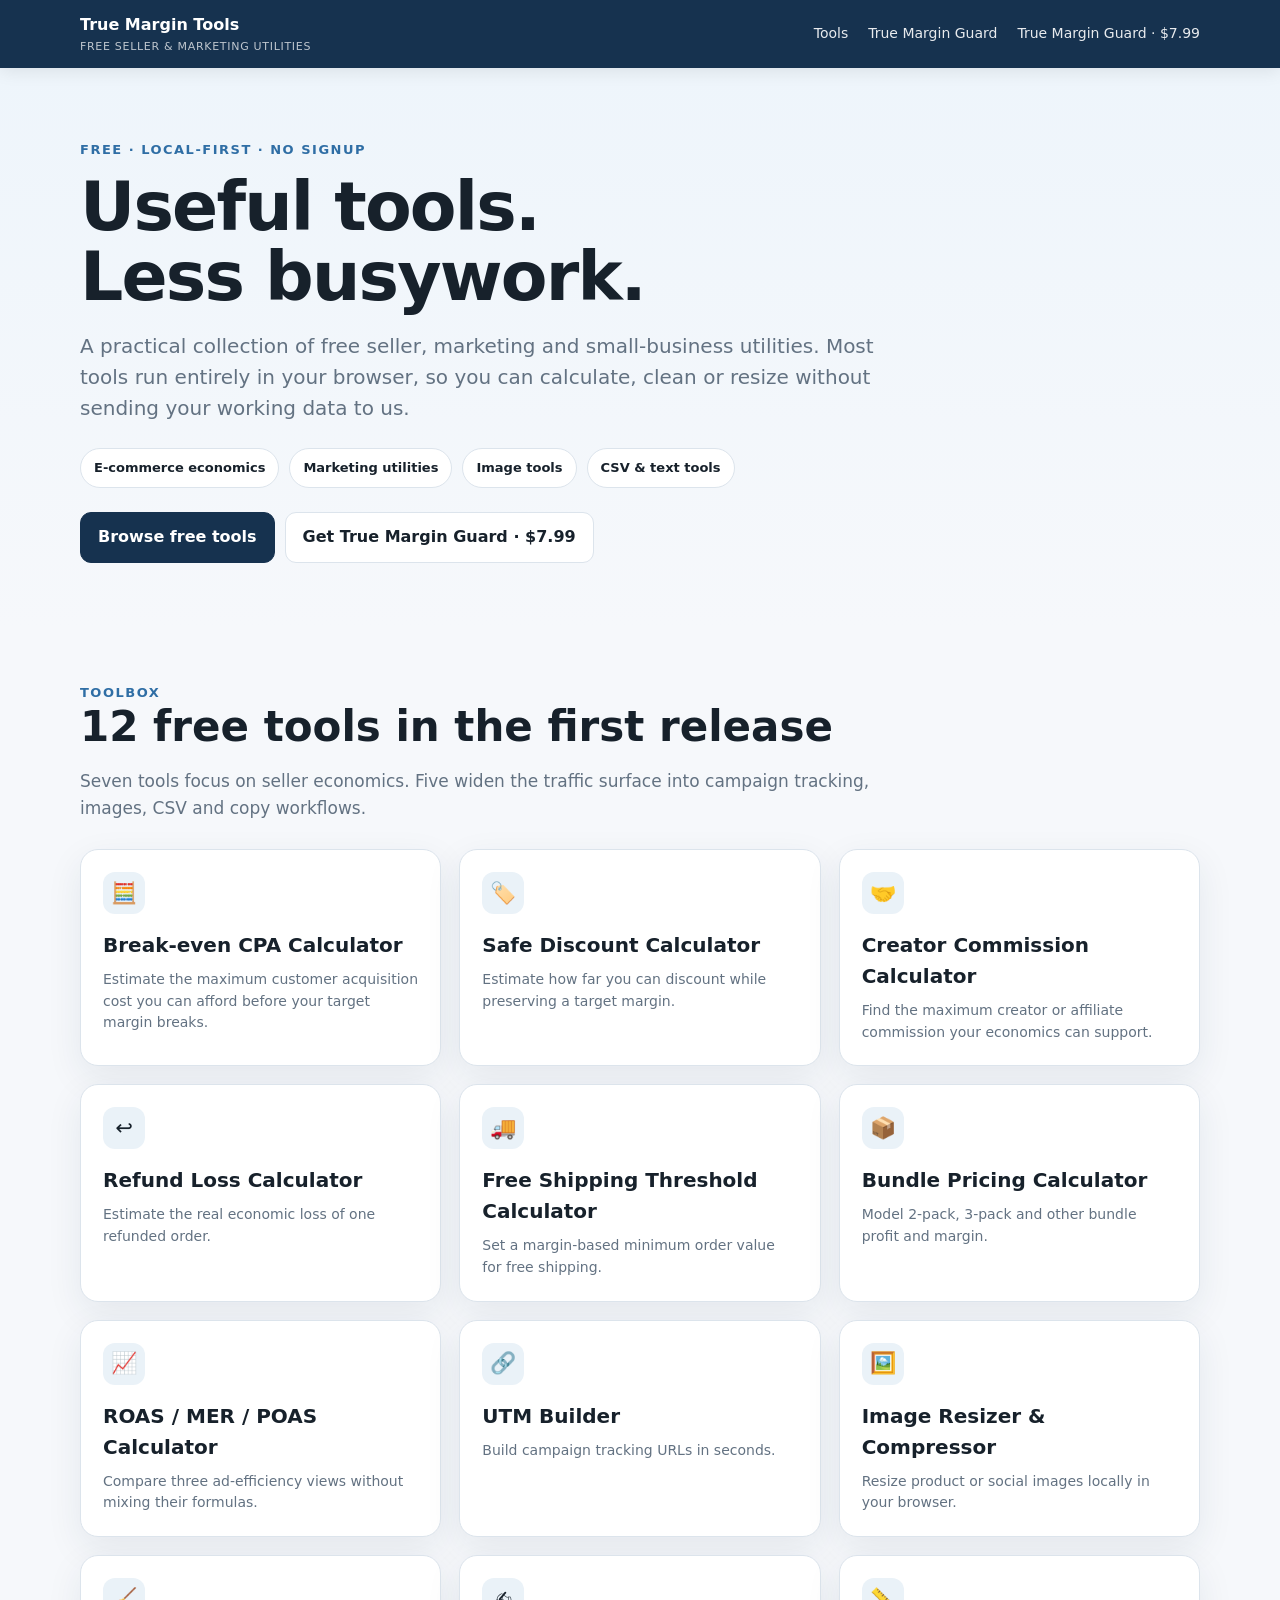
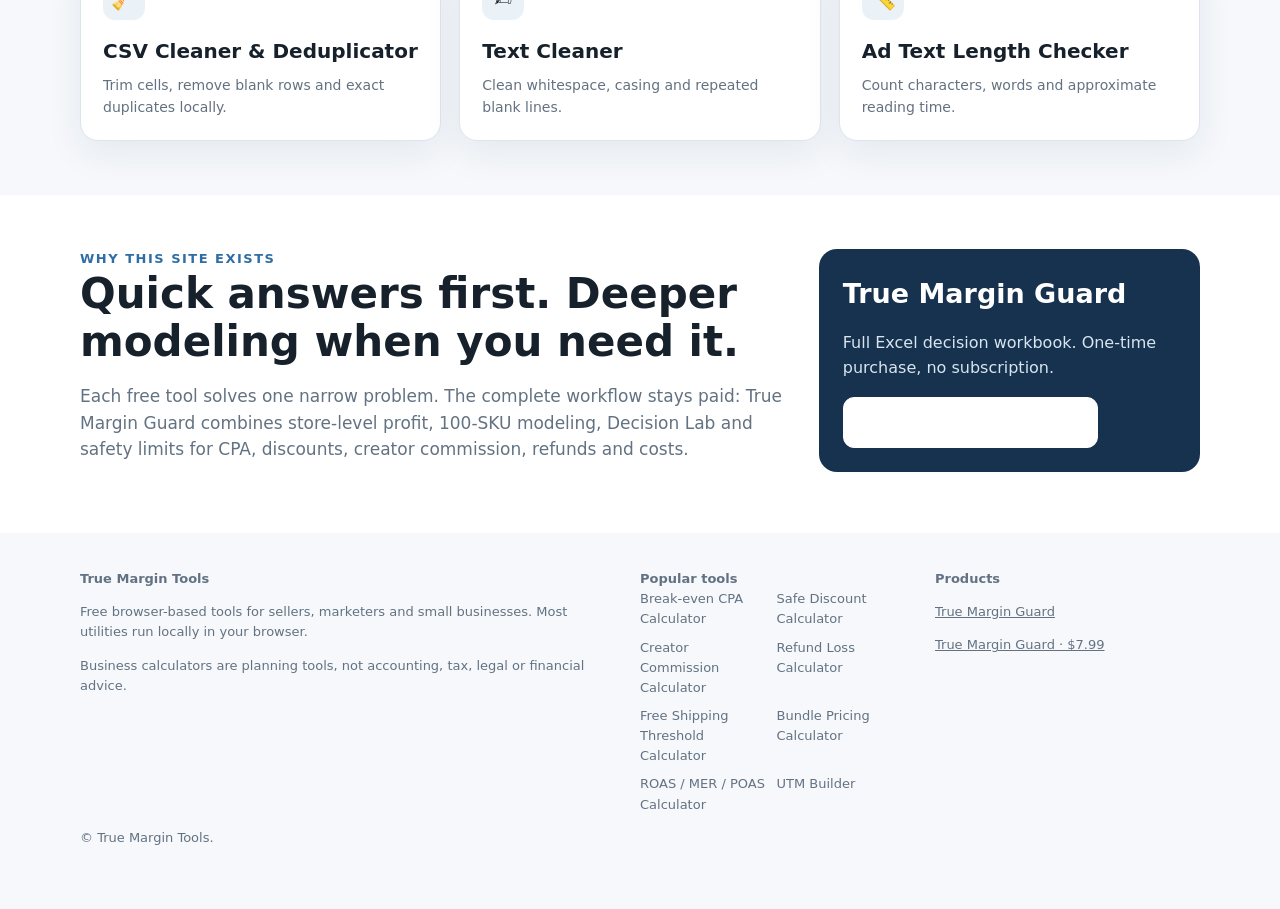
<file: index.html>
<!doctype html><html lang="en"><head><meta charset="utf-8"><meta name="viewport" content="width=device-width,initial-scale=1">
<title>True Margin Tools — Free Seller, Marketing & Utility Tools</title>
<meta name="description" content="Free browser-based calculators and utilities for ecommerce sellers, marketers and small businesses. Profit, CPA, discounts, UTM links, images, CSV and more.">
<meta name="robots" content="index,follow"><link rel="canonical" href="https://qq898083968-debug.github.io/true-margin-tools/">
<link rel="stylesheet" href="assets/style.css"></head><body>
<header><div class="wrap"><nav>
<a class="brand" href="index.html">True Margin Tools<small>FREE SELLER & MARKETING UTILITIES</small></a>
<div class="navlinks"><a href="index.html#tools">Tools</a><a href="https://payhip.com/b/jJUIN">True Margin Guard</a><a href="https://payhip.com/b/jJUIN">True Margin Guard · $7.99</a></div>
</nav></div></header>
<main><section class="hero"><div class="wrap"><div class="eyebrow">Free · Local-first · No signup</div>
<h1>Useful tools.<br>Less busywork.</h1>
<p class="lead">A practical collection of free seller, marketing and small-business utilities. Most tools run entirely in your browser, so you can calculate, clean or resize without sending your working data to us.</p>
<div class="badges"><span class="badge">E-commerce economics</span><span class="badge">Marketing utilities</span><span class="badge">Image tools</span><span class="badge">CSV & text tools</span></div>
<div class="btnrow"><a class="btn primary" href="#tools">Browse free tools</a><a class="btn" href="https://payhip.com/b/jJUIN">Get True Margin Guard · $7.99</a></div></div></section>
<section id="tools" class="section"><div class="wrap"><div class="eyebrow">Toolbox</div><h2>12 free tools in the first release</h2>
<p class="lead" style="font-size:17px">Seven tools focus on seller economics. Five widen the traffic surface into campaign tracking, images, CSV and copy workflows.</p>
<div class="grid" style="margin-top:28px"><a class="card" href="tools/break-even-cpa/"><div class="icon">🧮</div><h3>Break-even CPA Calculator</h3><p>Estimate the maximum customer acquisition cost you can afford before your target margin breaks.</p></a><a class="card" href="tools/safe-discount/"><div class="icon">🏷️</div><h3>Safe Discount Calculator</h3><p>Estimate how far you can discount while preserving a target margin.</p></a><a class="card" href="tools/creator-commission/"><div class="icon">🤝</div><h3>Creator Commission Calculator</h3><p>Find the maximum creator or affiliate commission your economics can support.</p></a><a class="card" href="tools/refund-loss/"><div class="icon">↩️</div><h3>Refund Loss Calculator</h3><p>Estimate the real economic loss of one refunded order.</p></a><a class="card" href="tools/free-shipping-threshold/"><div class="icon">🚚</div><h3>Free Shipping Threshold Calculator</h3><p>Set a margin-based minimum order value for free shipping.</p></a><a class="card" href="tools/bundle-pricing/"><div class="icon">📦</div><h3>Bundle Pricing Calculator</h3><p>Model 2-pack, 3-pack and other bundle profit and margin.</p></a><a class="card" href="tools/roas-mer-poas/"><div class="icon">📈</div><h3>ROAS / MER / POAS Calculator</h3><p>Compare three ad-efficiency views without mixing their formulas.</p></a><a class="card" href="tools/utm-builder/"><div class="icon">🔗</div><h3>UTM Builder</h3><p>Build campaign tracking URLs in seconds.</p></a><a class="card" href="tools/image-resizer/"><div class="icon">🖼️</div><h3>Image Resizer & Compressor</h3><p>Resize product or social images locally in your browser.</p></a><a class="card" href="tools/csv-cleaner/"><div class="icon">🧹</div><h3>CSV Cleaner & Deduplicator</h3><p>Trim cells, remove blank rows and exact duplicates locally.</p></a><a class="card" href="tools/text-cleaner/"><div class="icon">✍️</div><h3>Text Cleaner</h3><p>Clean whitespace, casing and repeated blank lines.</p></a><a class="card" href="tools/ad-text-checker/"><div class="icon">📏</div><h3>Ad Text Length Checker</h3><p>Count characters, words and approximate reading time.</p></a></div></div></section>
<section class="section alt"><div class="wrap tool-layout"><div><div class="eyebrow">Why this site exists</div><h2>Quick answers first. Deeper modeling when you need it.</h2>
<p class="lead" style="font-size:17px">Each free tool solves one narrow problem. The complete workflow stays paid: True Margin Guard combines store-level profit, 100-SKU modeling, Decision Lab and safety limits for CPA, discounts, creator commission, refunds and costs.</p></div>
<div class="cta"><h3 style="font-size:27px">True Margin Guard</h3><p>Full Excel decision workbook. One-time purchase, no subscription.</p><a class="btn" href="https://payhip.com/b/jJUIN">See the $7.99 workbook</a></div></div></section></main>
<footer class="footer"><div class="wrap"><div class="cols">
<div><b>True Margin Tools</b><p>Free browser-based tools for sellers, marketers and small businesses. Most utilities run locally in your browser.</p><p>Business calculators are planning tools, not accounting, tax, legal or financial advice.</p></div>
<div><b>Popular tools</b><div class="tool-list"><a href="tools/break-even-cpa/">Break-even CPA Calculator</a><a href="tools/safe-discount/">Safe Discount Calculator</a><a href="tools/creator-commission/">Creator Commission Calculator</a><a href="tools/refund-loss/">Refund Loss Calculator</a><a href="tools/free-shipping-threshold/">Free Shipping Threshold Calculator</a><a href="tools/bundle-pricing/">Bundle Pricing Calculator</a><a href="tools/roas-mer-poas/">ROAS / MER / POAS Calculator</a><a href="tools/utm-builder/">UTM Builder</a></div></div>
<div><b>Products</b><p><a href="https://payhip.com/b/jJUIN">True Margin Guard</a></p><p><a href="https://payhip.com/b/jJUIN">True Margin Guard · $7.99</a></p></div>
</div><p>© True Margin Tools.</p></div></footer></body></html>
</file>
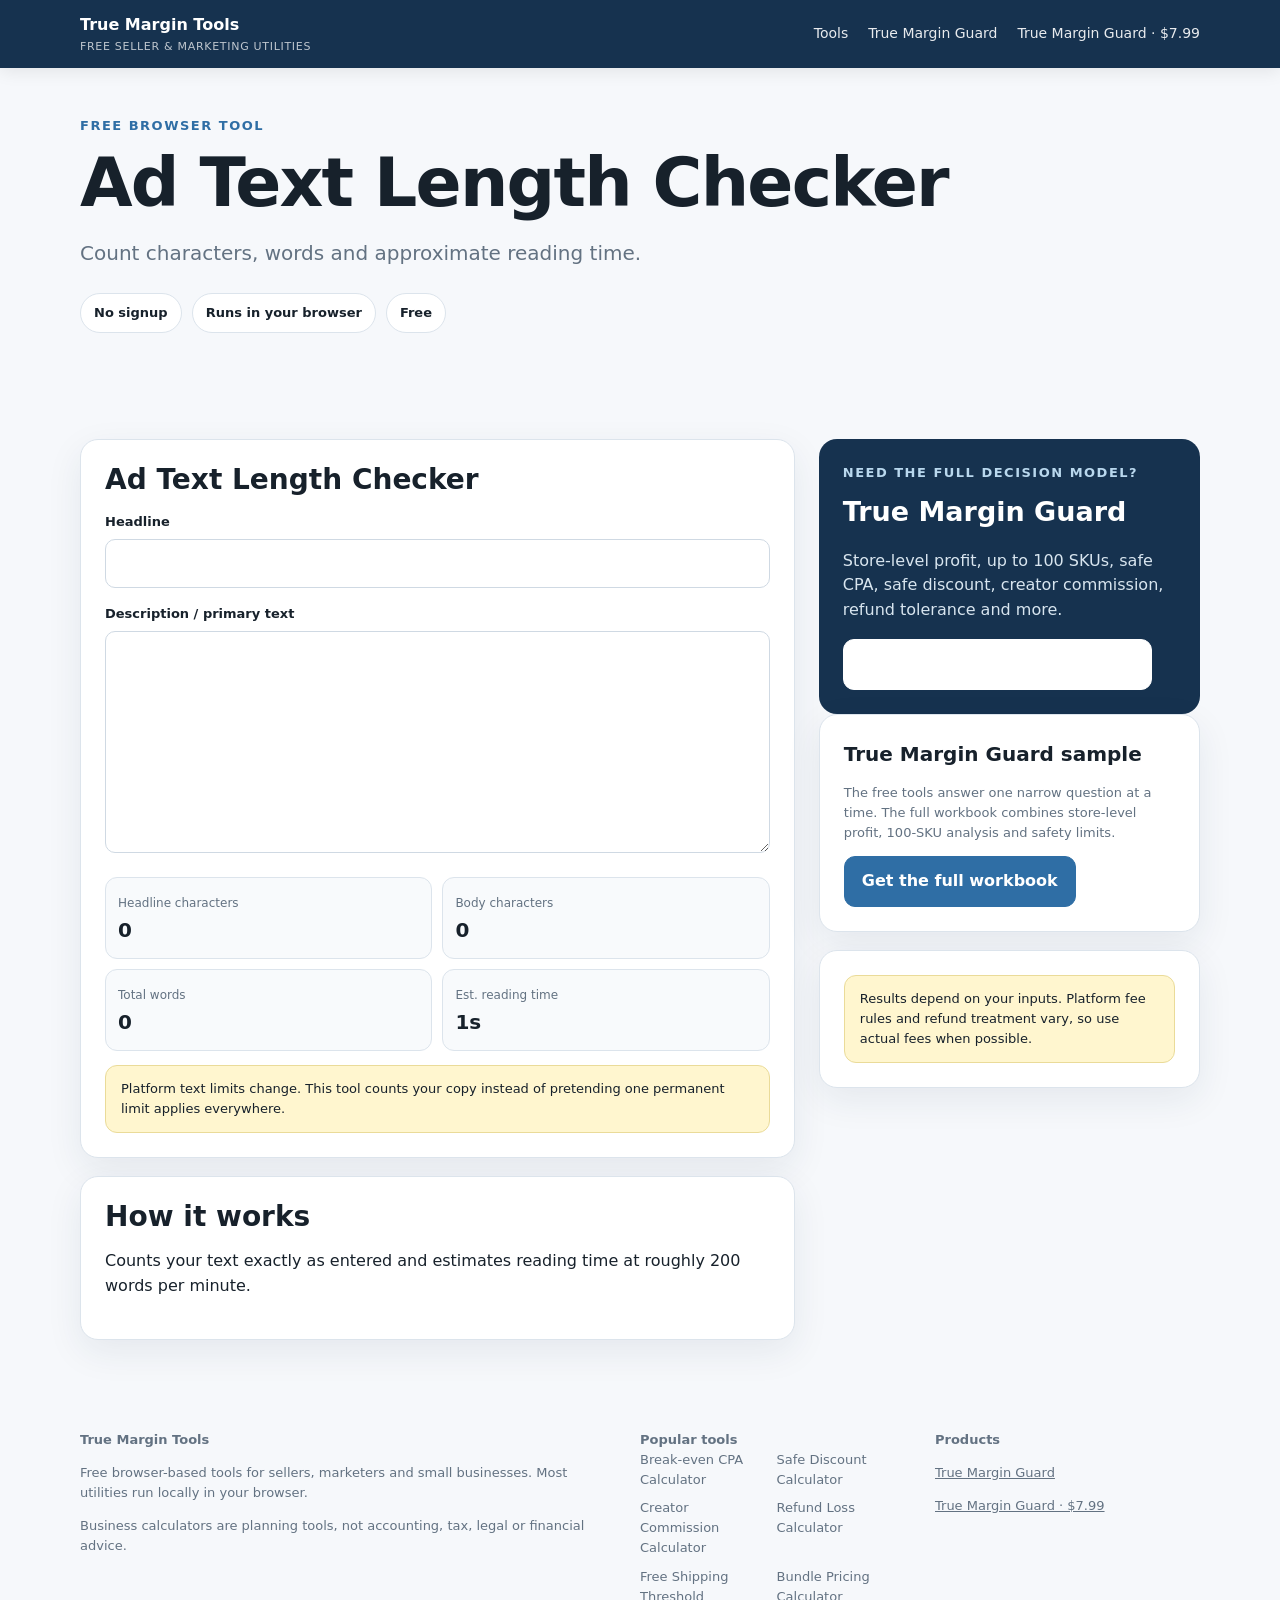
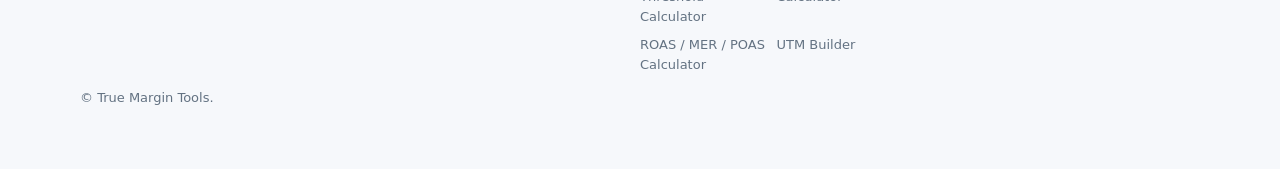
<file: tools/ad-text-checker/index.html>
<!doctype html><html lang="en"><head><meta charset="utf-8"><meta name="viewport" content="width=device-width,initial-scale=1">
<title>Ad Text Length Checker | True Margin Tools</title><meta name="description" content="Count characters, words and approximate reading time."><meta name="robots" content="index,follow"><link rel="canonical" href="https://qq898083968-debug.github.io/true-margin-tools/tools/ad-text-checker/">
<link rel="stylesheet" href="../../assets/style.css"><script defer src="../../assets/logic.js"></script><script defer src="../../assets/tool-app.js"></script>
<script type="application/ld+json">{"@context": "https://schema.org", "@type": "WebApplication", "name": "Ad Text Length Checker", "description": "Count characters, words and approximate reading time.", "applicationCategory": "BusinessApplication", "operatingSystem": "Web", "offers": {"@type": "Offer", "price": "0", "priceCurrency": "USD"}}</script></head><body data-tool="ad-text-checker"><header><div class="wrap"><nav>
<a class="brand" href="../../index.html">True Margin Tools<small>FREE SELLER & MARKETING UTILITIES</small></a>
<div class="navlinks"><a href="../../index.html#tools">Tools</a><a href="https://payhip.com/b/jJUIN">True Margin Guard</a><a href="https://payhip.com/b/jJUIN">True Margin Guard · $7.99</a></div>
</nav></div></header>
<main><section class="tool-hero"><div class="wrap"><div class="eyebrow">Free browser tool</div><h1 id="title">Free tool</h1><p class="lead" id="desc"></p>
<div class="badges"><span class="badge">No signup</span><span class="badge">Runs in your browser</span><span class="badge">Free</span></div></div></section>
<section class="section"><div class="wrap tool-layout"><div><div class="panel" id="form"></div><div class="panel" id="how"></div></div>
<aside><div class="cta"><div class="eyebrow" style="color:#b9d8ee">Need the full decision model?</div><h3 style="font-size:27px;margin-top:8px">True Margin Guard</h3>
<p>Store-level profit, up to 100 SKUs, safe CPA, safe discount, creator commission, refund tolerance and more.</p><a class="btn" href="https://payhip.com/b/jJUIN">Get True Margin Guard · $7.99</a></div>
<div class="panel"><h3>True Margin Guard sample</h3><p class="small">The free tools answer one narrow question at a time. The full workbook combines store-level profit, 100-SKU analysis and safety limits.</p><a class="btn blue" href="https://payhip.com/b/jJUIN">Get the full workbook</a></div>
<div class="panel"><div class="notice">Results depend on your inputs. Platform fee rules and refund treatment vary, so use actual fees when possible.</div></div></aside>
</div></section></main><footer class="footer"><div class="wrap"><div class="cols">
<div><b>True Margin Tools</b><p>Free browser-based tools for sellers, marketers and small businesses. Most utilities run locally in your browser.</p><p>Business calculators are planning tools, not accounting, tax, legal or financial advice.</p></div>
<div><b>Popular tools</b><div class="tool-list"><a href="../../tools/break-even-cpa/">Break-even CPA Calculator</a><a href="../../tools/safe-discount/">Safe Discount Calculator</a><a href="../../tools/creator-commission/">Creator Commission Calculator</a><a href="../../tools/refund-loss/">Refund Loss Calculator</a><a href="../../tools/free-shipping-threshold/">Free Shipping Threshold Calculator</a><a href="../../tools/bundle-pricing/">Bundle Pricing Calculator</a><a href="../../tools/roas-mer-poas/">ROAS / MER / POAS Calculator</a><a href="../../tools/utm-builder/">UTM Builder</a></div></div>
<div><b>Products</b><p><a href="https://payhip.com/b/jJUIN">True Margin Guard</a></p><p><a href="https://payhip.com/b/jJUIN">True Margin Guard · $7.99</a></p></div>
</div><p>© True Margin Tools.</p></div></footer></body></html>
</file>
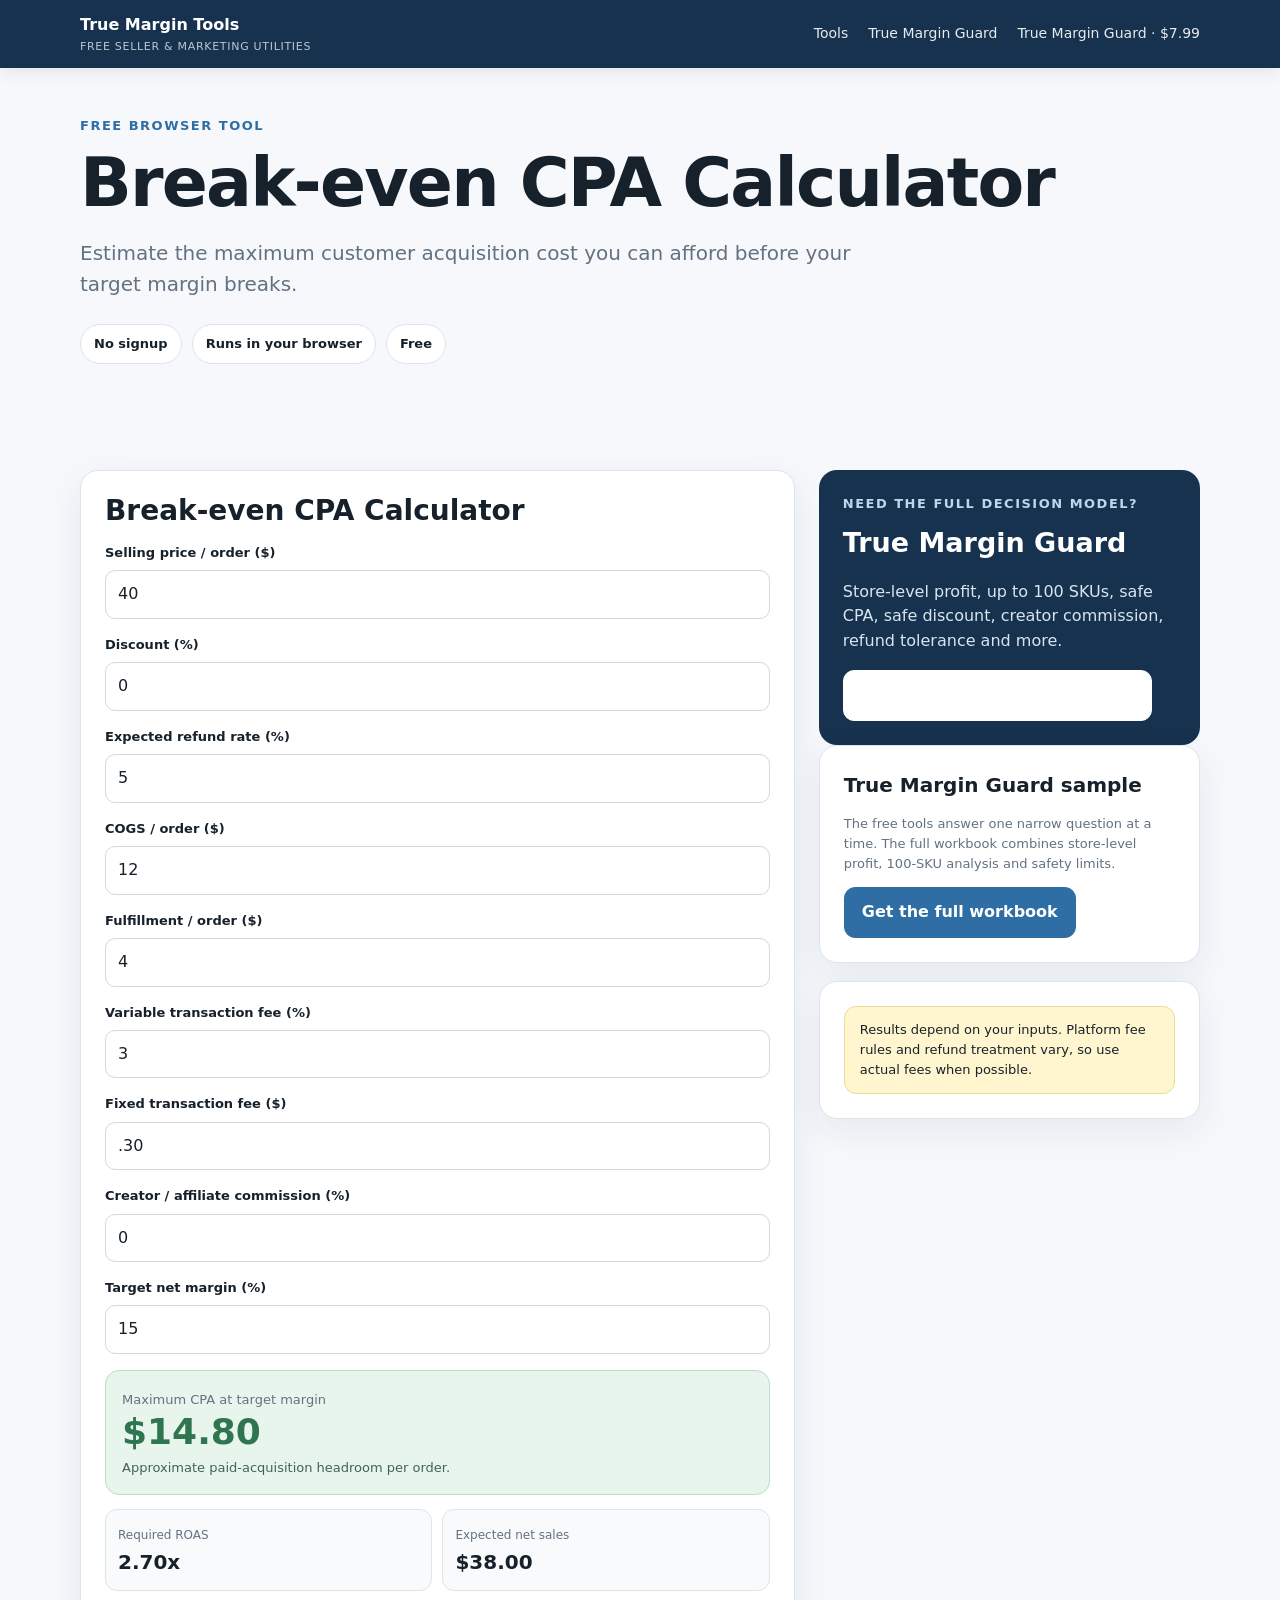
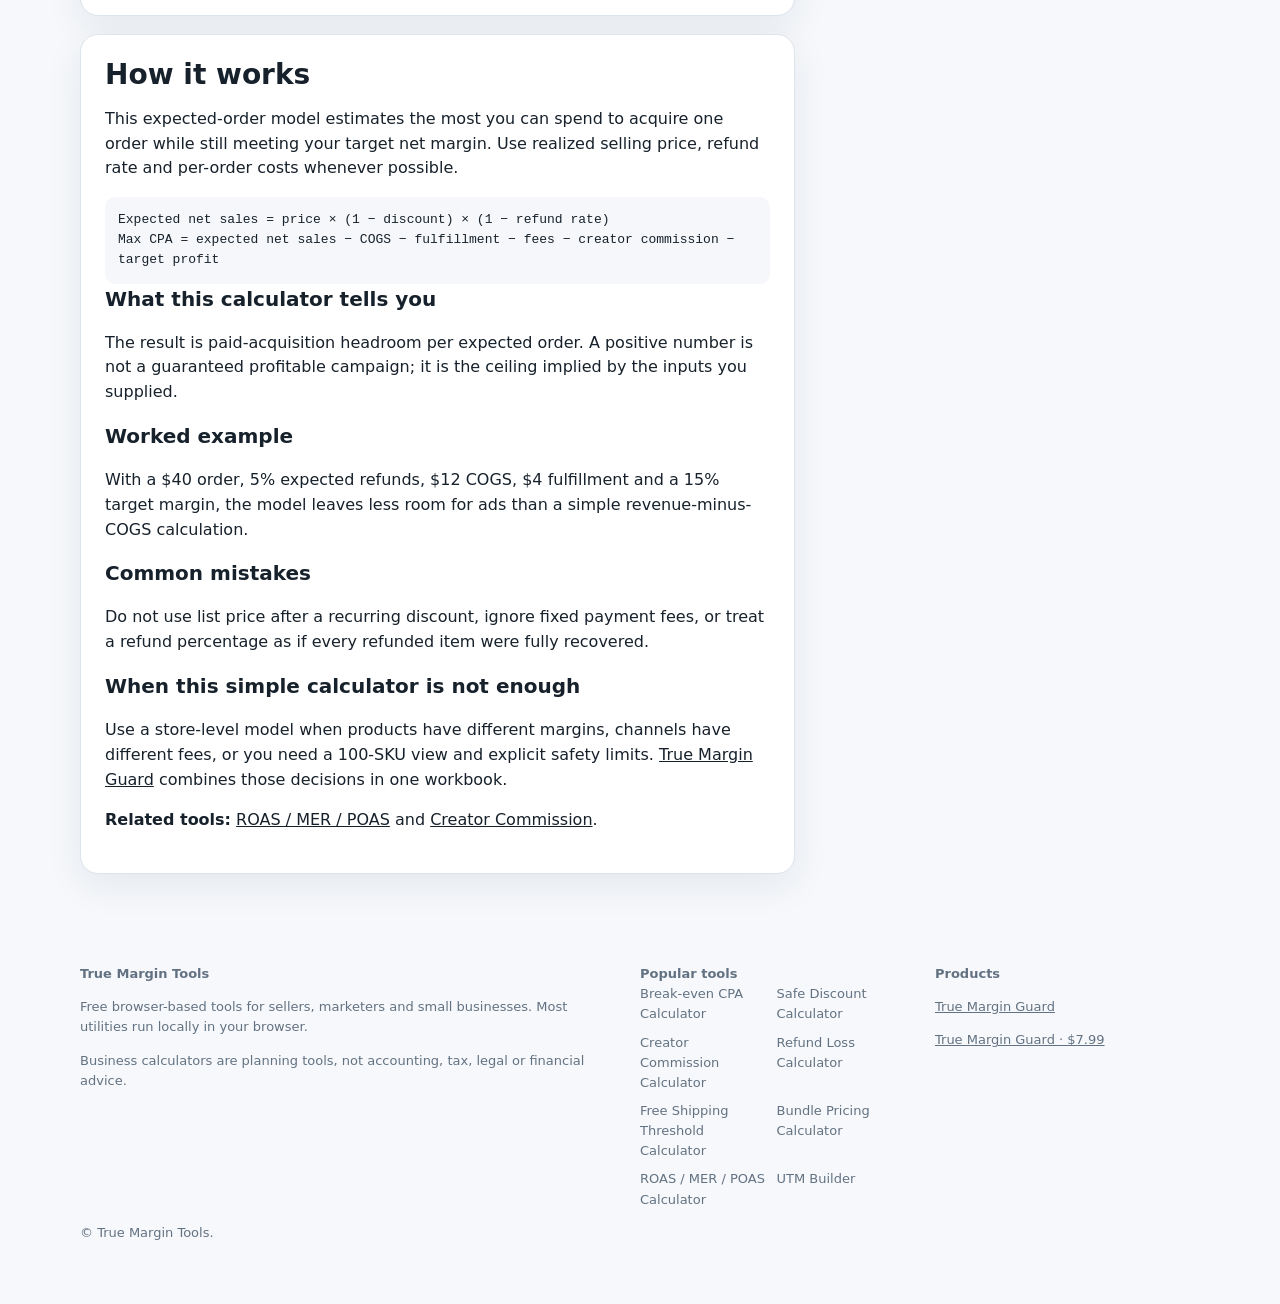
<file: tools/break-even-cpa/index.html>
<!doctype html><html lang="en"><head><meta charset="utf-8"><meta name="viewport" content="width=device-width,initial-scale=1">
<title>Break-even CPA Calculator | True Margin Tools</title><meta name="description" content="Estimate the maximum customer acquisition cost you can afford before your target margin breaks."><meta name="robots" content="index,follow"><link rel="canonical" href="https://qq898083968-debug.github.io/true-margin-tools/tools/break-even-cpa/">
<link rel="stylesheet" href="../../assets/style.css"><script defer src="../../assets/logic.js"></script><script defer src="../../assets/tool-app.js"></script>
<script type="application/ld+json">{"@context": "https://schema.org", "@type": "WebApplication", "name": "Break-even CPA Calculator", "description": "Estimate the maximum customer acquisition cost you can afford before your target margin breaks.", "applicationCategory": "BusinessApplication", "operatingSystem": "Web", "offers": {"@type": "Offer", "price": "0", "priceCurrency": "USD"}}</script></head><body data-tool="break-even-cpa"><header><div class="wrap"><nav>
<a class="brand" href="../../index.html">True Margin Tools<small>FREE SELLER & MARKETING UTILITIES</small></a>
<div class="navlinks"><a href="../../index.html#tools">Tools</a><a href="https://payhip.com/b/jJUIN">True Margin Guard</a><a href="https://payhip.com/b/jJUIN">True Margin Guard · $7.99</a></div>
</nav></div></header>
<main><section class="tool-hero"><div class="wrap"><div class="eyebrow">Free browser tool</div><h1 id="title">Free tool</h1><p class="lead" id="desc"></p>
<div class="badges"><span class="badge">No signup</span><span class="badge">Runs in your browser</span><span class="badge">Free</span></div></div></section>
<section class="section"><div class="wrap tool-layout"><div><div class="panel" id="form"></div><div class="panel" id="how"></div></div>
<aside><div class="cta"><div class="eyebrow" style="color:#b9d8ee">Need the full decision model?</div><h3 style="font-size:27px;margin-top:8px">True Margin Guard</h3>
<p>Store-level profit, up to 100 SKUs, safe CPA, safe discount, creator commission, refund tolerance and more.</p><a class="btn" href="https://payhip.com/b/jJUIN">Get True Margin Guard · $7.99</a></div>
<div class="panel"><h3>True Margin Guard sample</h3><p class="small">The free tools answer one narrow question at a time. The full workbook combines store-level profit, 100-SKU analysis and safety limits.</p><a class="btn blue" href="https://payhip.com/b/jJUIN">Get the full workbook</a></div>
<div class="panel"><div class="notice">Results depend on your inputs. Platform fee rules and refund treatment vary, so use actual fees when possible.</div></div></aside>
</div></section></main><footer class="footer"><div class="wrap"><div class="cols">
<div><b>True Margin Tools</b><p>Free browser-based tools for sellers, marketers and small businesses. Most utilities run locally in your browser.</p><p>Business calculators are planning tools, not accounting, tax, legal or financial advice.</p></div>
<div><b>Popular tools</b><div class="tool-list"><a href="../../tools/break-even-cpa/">Break-even CPA Calculator</a><a href="../../tools/safe-discount/">Safe Discount Calculator</a><a href="../../tools/creator-commission/">Creator Commission Calculator</a><a href="../../tools/refund-loss/">Refund Loss Calculator</a><a href="../../tools/free-shipping-threshold/">Free Shipping Threshold Calculator</a><a href="../../tools/bundle-pricing/">Bundle Pricing Calculator</a><a href="../../tools/roas-mer-poas/">ROAS / MER / POAS Calculator</a><a href="../../tools/utm-builder/">UTM Builder</a></div></div>
<div><b>Products</b><p><a href="https://payhip.com/b/jJUIN">True Margin Guard</a></p><p><a href="https://payhip.com/b/jJUIN">True Margin Guard · $7.99</a></p></div>
</div><p>© True Margin Tools.</p></div></footer></body></html>
</file>
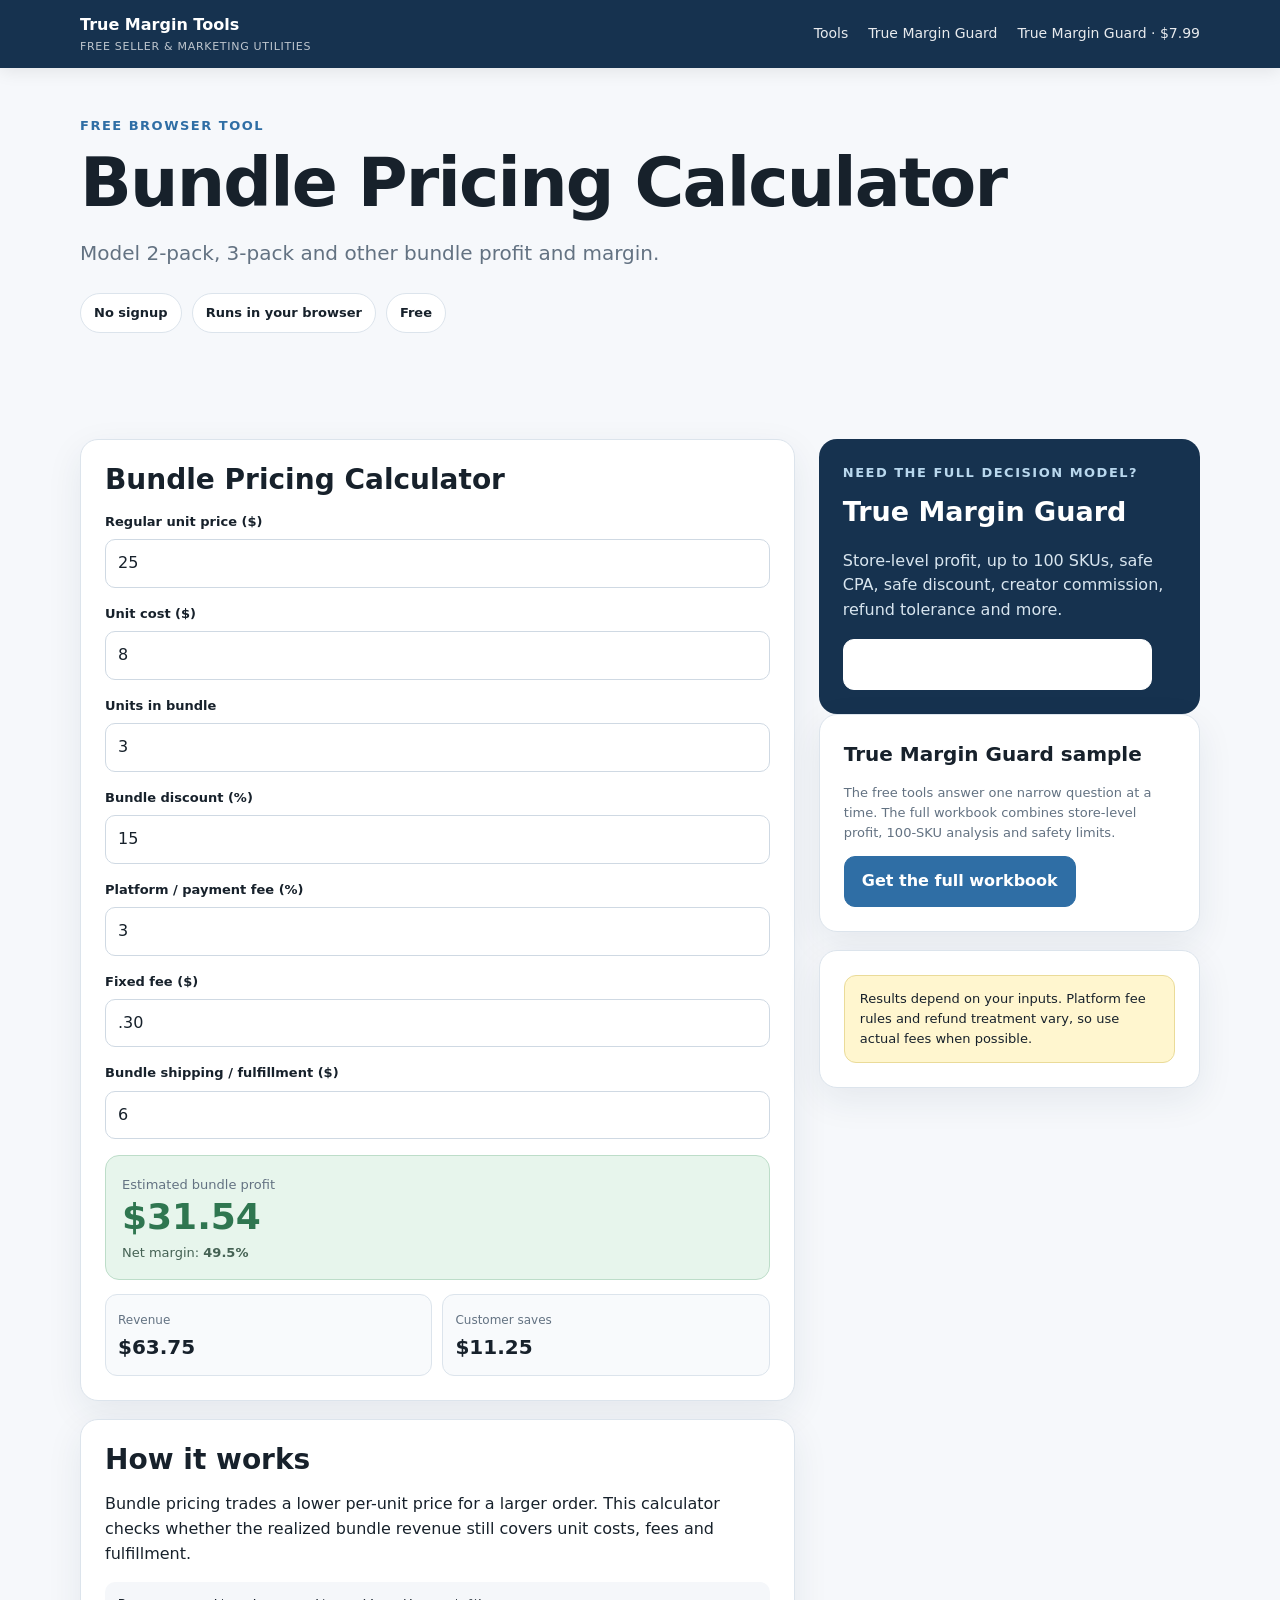
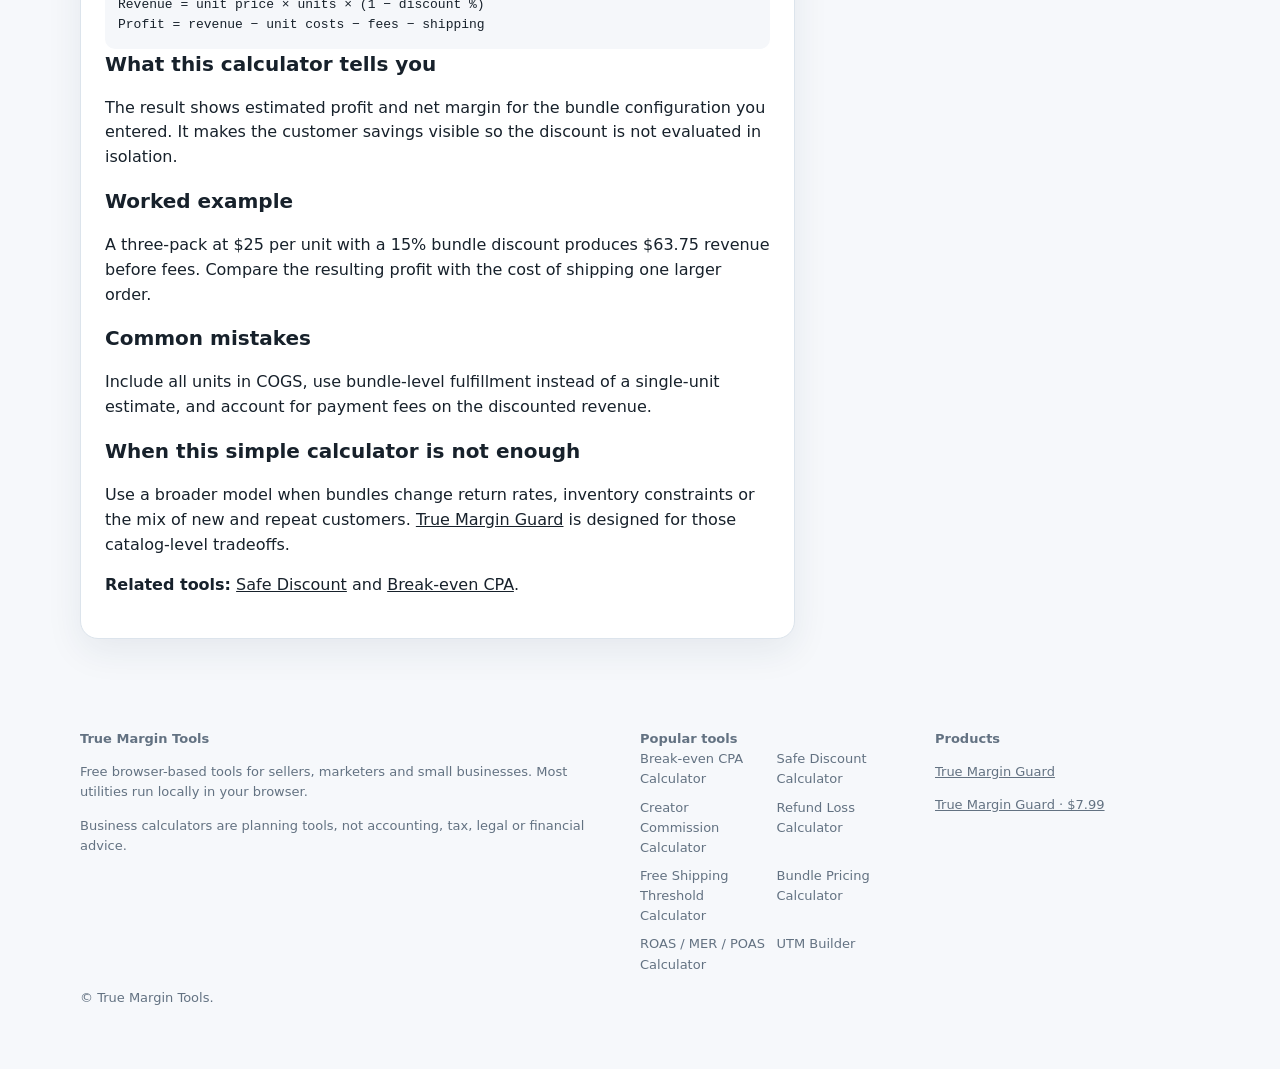
<file: tools/bundle-pricing/index.html>
<!doctype html><html lang="en"><head><meta charset="utf-8"><meta name="viewport" content="width=device-width,initial-scale=1">
<title>Bundle Pricing Calculator | True Margin Tools</title><meta name="description" content="Model 2-pack, 3-pack and other bundle profit and margin."><meta name="robots" content="index,follow"><link rel="canonical" href="https://qq898083968-debug.github.io/true-margin-tools/tools/bundle-pricing/">
<link rel="stylesheet" href="../../assets/style.css"><script defer src="../../assets/logic.js"></script><script defer src="../../assets/tool-app.js"></script>
<script type="application/ld+json">{"@context": "https://schema.org", "@type": "WebApplication", "name": "Bundle Pricing Calculator", "description": "Model 2-pack, 3-pack and other bundle profit and margin.", "applicationCategory": "BusinessApplication", "operatingSystem": "Web", "offers": {"@type": "Offer", "price": "0", "priceCurrency": "USD"}}</script></head><body data-tool="bundle-pricing"><header><div class="wrap"><nav>
<a class="brand" href="../../index.html">True Margin Tools<small>FREE SELLER & MARKETING UTILITIES</small></a>
<div class="navlinks"><a href="../../index.html#tools">Tools</a><a href="https://payhip.com/b/jJUIN">True Margin Guard</a><a href="https://payhip.com/b/jJUIN">True Margin Guard · $7.99</a></div>
</nav></div></header>
<main><section class="tool-hero"><div class="wrap"><div class="eyebrow">Free browser tool</div><h1 id="title">Free tool</h1><p class="lead" id="desc"></p>
<div class="badges"><span class="badge">No signup</span><span class="badge">Runs in your browser</span><span class="badge">Free</span></div></div></section>
<section class="section"><div class="wrap tool-layout"><div><div class="panel" id="form"></div><div class="panel" id="how"></div></div>
<aside><div class="cta"><div class="eyebrow" style="color:#b9d8ee">Need the full decision model?</div><h3 style="font-size:27px;margin-top:8px">True Margin Guard</h3>
<p>Store-level profit, up to 100 SKUs, safe CPA, safe discount, creator commission, refund tolerance and more.</p><a class="btn" href="https://payhip.com/b/jJUIN">Get True Margin Guard · $7.99</a></div>
<div class="panel"><h3>True Margin Guard sample</h3><p class="small">The free tools answer one narrow question at a time. The full workbook combines store-level profit, 100-SKU analysis and safety limits.</p><a class="btn blue" href="https://payhip.com/b/jJUIN">Get the full workbook</a></div>
<div class="panel"><div class="notice">Results depend on your inputs. Platform fee rules and refund treatment vary, so use actual fees when possible.</div></div></aside>
</div></section></main><footer class="footer"><div class="wrap"><div class="cols">
<div><b>True Margin Tools</b><p>Free browser-based tools for sellers, marketers and small businesses. Most utilities run locally in your browser.</p><p>Business calculators are planning tools, not accounting, tax, legal or financial advice.</p></div>
<div><b>Popular tools</b><div class="tool-list"><a href="../../tools/break-even-cpa/">Break-even CPA Calculator</a><a href="../../tools/safe-discount/">Safe Discount Calculator</a><a href="../../tools/creator-commission/">Creator Commission Calculator</a><a href="../../tools/refund-loss/">Refund Loss Calculator</a><a href="../../tools/free-shipping-threshold/">Free Shipping Threshold Calculator</a><a href="../../tools/bundle-pricing/">Bundle Pricing Calculator</a><a href="../../tools/roas-mer-poas/">ROAS / MER / POAS Calculator</a><a href="../../tools/utm-builder/">UTM Builder</a></div></div>
<div><b>Products</b><p><a href="https://payhip.com/b/jJUIN">True Margin Guard</a></p><p><a href="https://payhip.com/b/jJUIN">True Margin Guard · $7.99</a></p></div>
</div><p>© True Margin Tools.</p></div></footer></body></html>
</file>
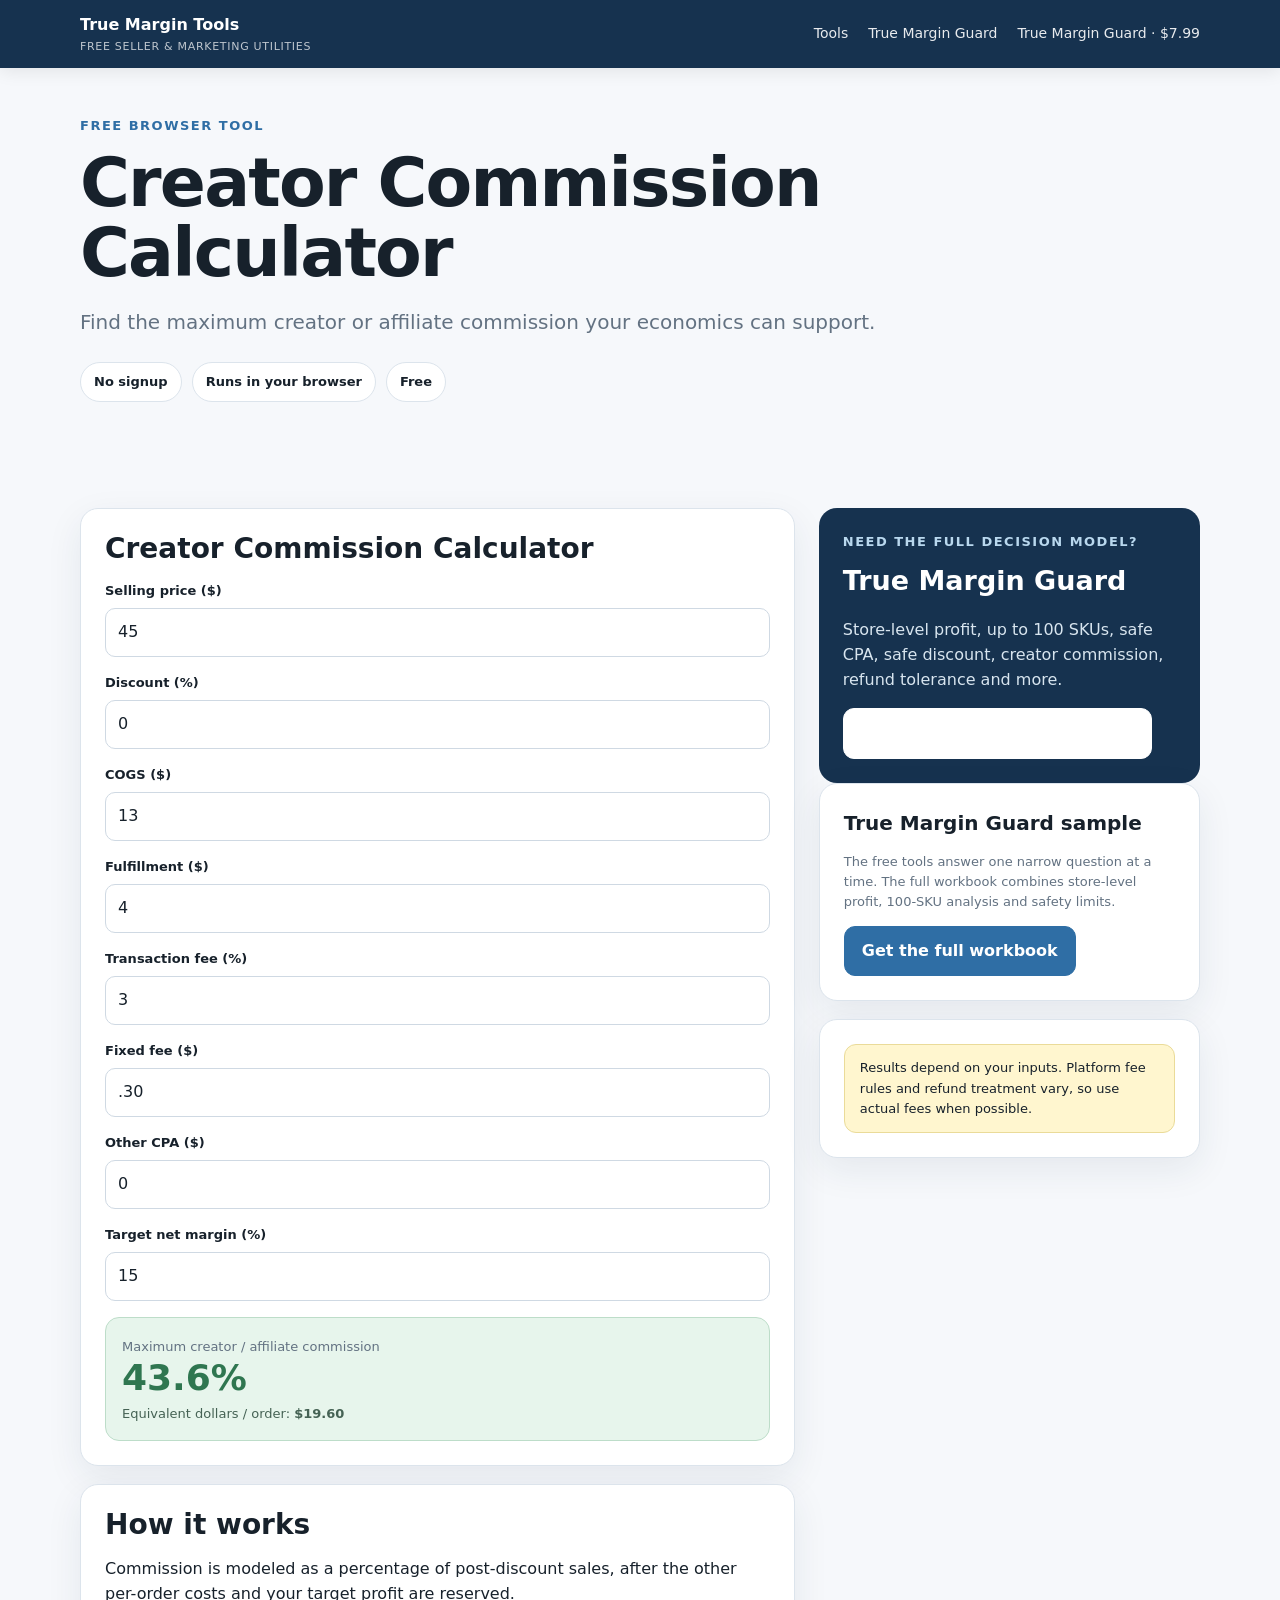
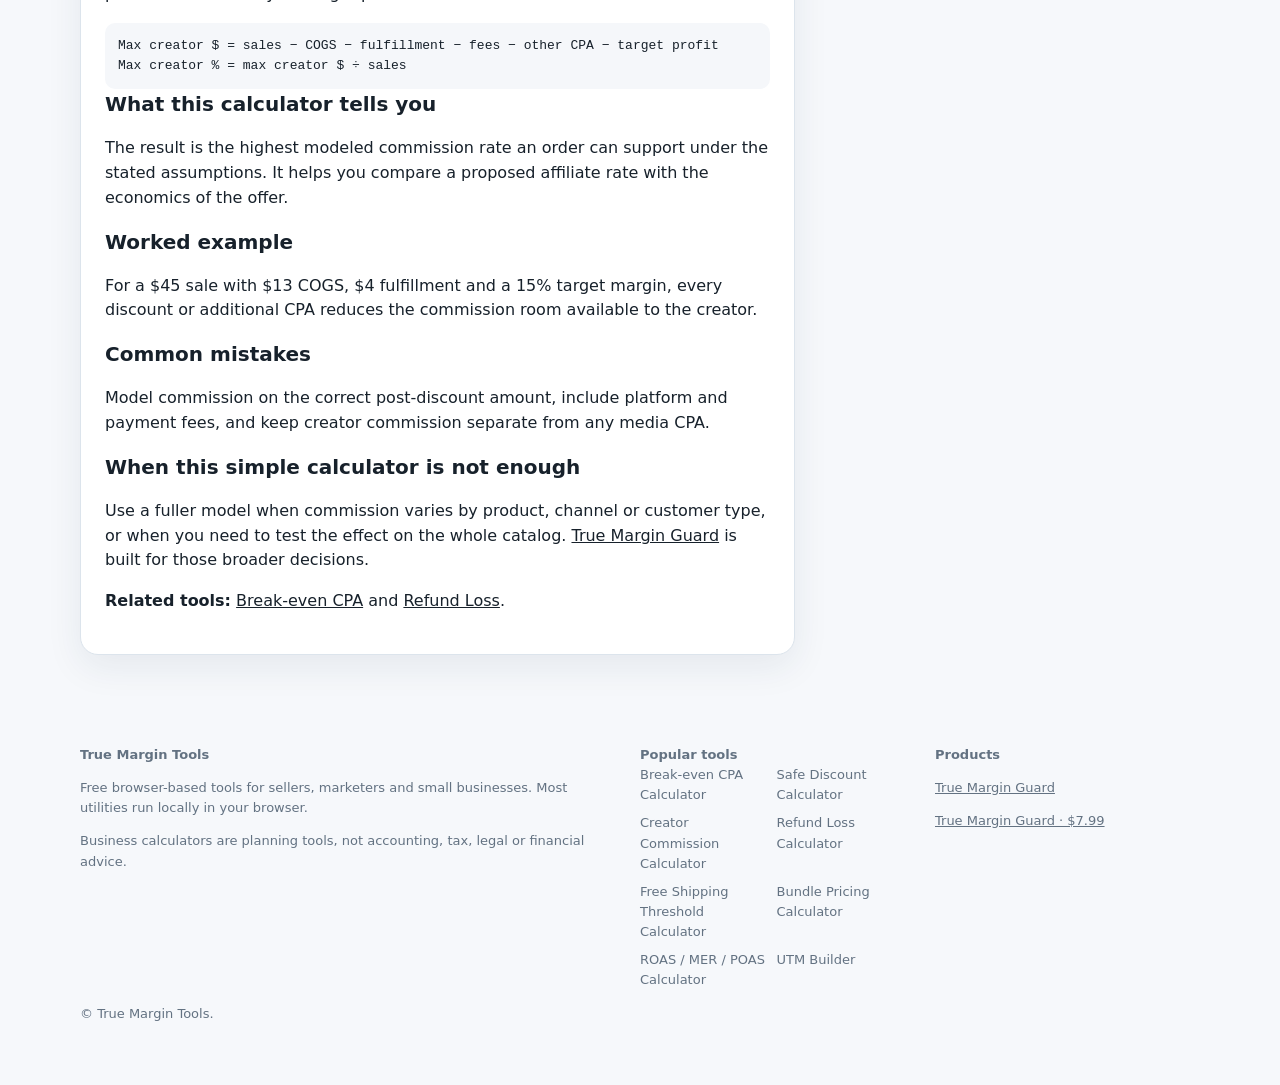
<file: tools/creator-commission/index.html>
<!doctype html><html lang="en"><head><meta charset="utf-8"><meta name="viewport" content="width=device-width,initial-scale=1">
<title>Creator Commission Calculator | True Margin Tools</title><meta name="description" content="Find the maximum creator or affiliate commission your economics can support."><meta name="robots" content="index,follow"><link rel="canonical" href="https://qq898083968-debug.github.io/true-margin-tools/tools/creator-commission/">
<link rel="stylesheet" href="../../assets/style.css"><script defer src="../../assets/logic.js"></script><script defer src="../../assets/tool-app.js"></script>
<script type="application/ld+json">{"@context": "https://schema.org", "@type": "WebApplication", "name": "Creator Commission Calculator", "description": "Find the maximum creator or affiliate commission your economics can support.", "applicationCategory": "BusinessApplication", "operatingSystem": "Web", "offers": {"@type": "Offer", "price": "0", "priceCurrency": "USD"}}</script></head><body data-tool="creator-commission"><header><div class="wrap"><nav>
<a class="brand" href="../../index.html">True Margin Tools<small>FREE SELLER & MARKETING UTILITIES</small></a>
<div class="navlinks"><a href="../../index.html#tools">Tools</a><a href="https://payhip.com/b/jJUIN">True Margin Guard</a><a href="https://payhip.com/b/jJUIN">True Margin Guard · $7.99</a></div>
</nav></div></header>
<main><section class="tool-hero"><div class="wrap"><div class="eyebrow">Free browser tool</div><h1 id="title">Free tool</h1><p class="lead" id="desc"></p>
<div class="badges"><span class="badge">No signup</span><span class="badge">Runs in your browser</span><span class="badge">Free</span></div></div></section>
<section class="section"><div class="wrap tool-layout"><div><div class="panel" id="form"></div><div class="panel" id="how"></div></div>
<aside><div class="cta"><div class="eyebrow" style="color:#b9d8ee">Need the full decision model?</div><h3 style="font-size:27px;margin-top:8px">True Margin Guard</h3>
<p>Store-level profit, up to 100 SKUs, safe CPA, safe discount, creator commission, refund tolerance and more.</p><a class="btn" href="https://payhip.com/b/jJUIN">Get True Margin Guard · $7.99</a></div>
<div class="panel"><h3>True Margin Guard sample</h3><p class="small">The free tools answer one narrow question at a time. The full workbook combines store-level profit, 100-SKU analysis and safety limits.</p><a class="btn blue" href="https://payhip.com/b/jJUIN">Get the full workbook</a></div>
<div class="panel"><div class="notice">Results depend on your inputs. Platform fee rules and refund treatment vary, so use actual fees when possible.</div></div></aside>
</div></section></main><footer class="footer"><div class="wrap"><div class="cols">
<div><b>True Margin Tools</b><p>Free browser-based tools for sellers, marketers and small businesses. Most utilities run locally in your browser.</p><p>Business calculators are planning tools, not accounting, tax, legal or financial advice.</p></div>
<div><b>Popular tools</b><div class="tool-list"><a href="../../tools/break-even-cpa/">Break-even CPA Calculator</a><a href="../../tools/safe-discount/">Safe Discount Calculator</a><a href="../../tools/creator-commission/">Creator Commission Calculator</a><a href="../../tools/refund-loss/">Refund Loss Calculator</a><a href="../../tools/free-shipping-threshold/">Free Shipping Threshold Calculator</a><a href="../../tools/bundle-pricing/">Bundle Pricing Calculator</a><a href="../../tools/roas-mer-poas/">ROAS / MER / POAS Calculator</a><a href="../../tools/utm-builder/">UTM Builder</a></div></div>
<div><b>Products</b><p><a href="https://payhip.com/b/jJUIN">True Margin Guard</a></p><p><a href="https://payhip.com/b/jJUIN">True Margin Guard · $7.99</a></p></div>
</div><p>© True Margin Tools.</p></div></footer></body></html>
</file>
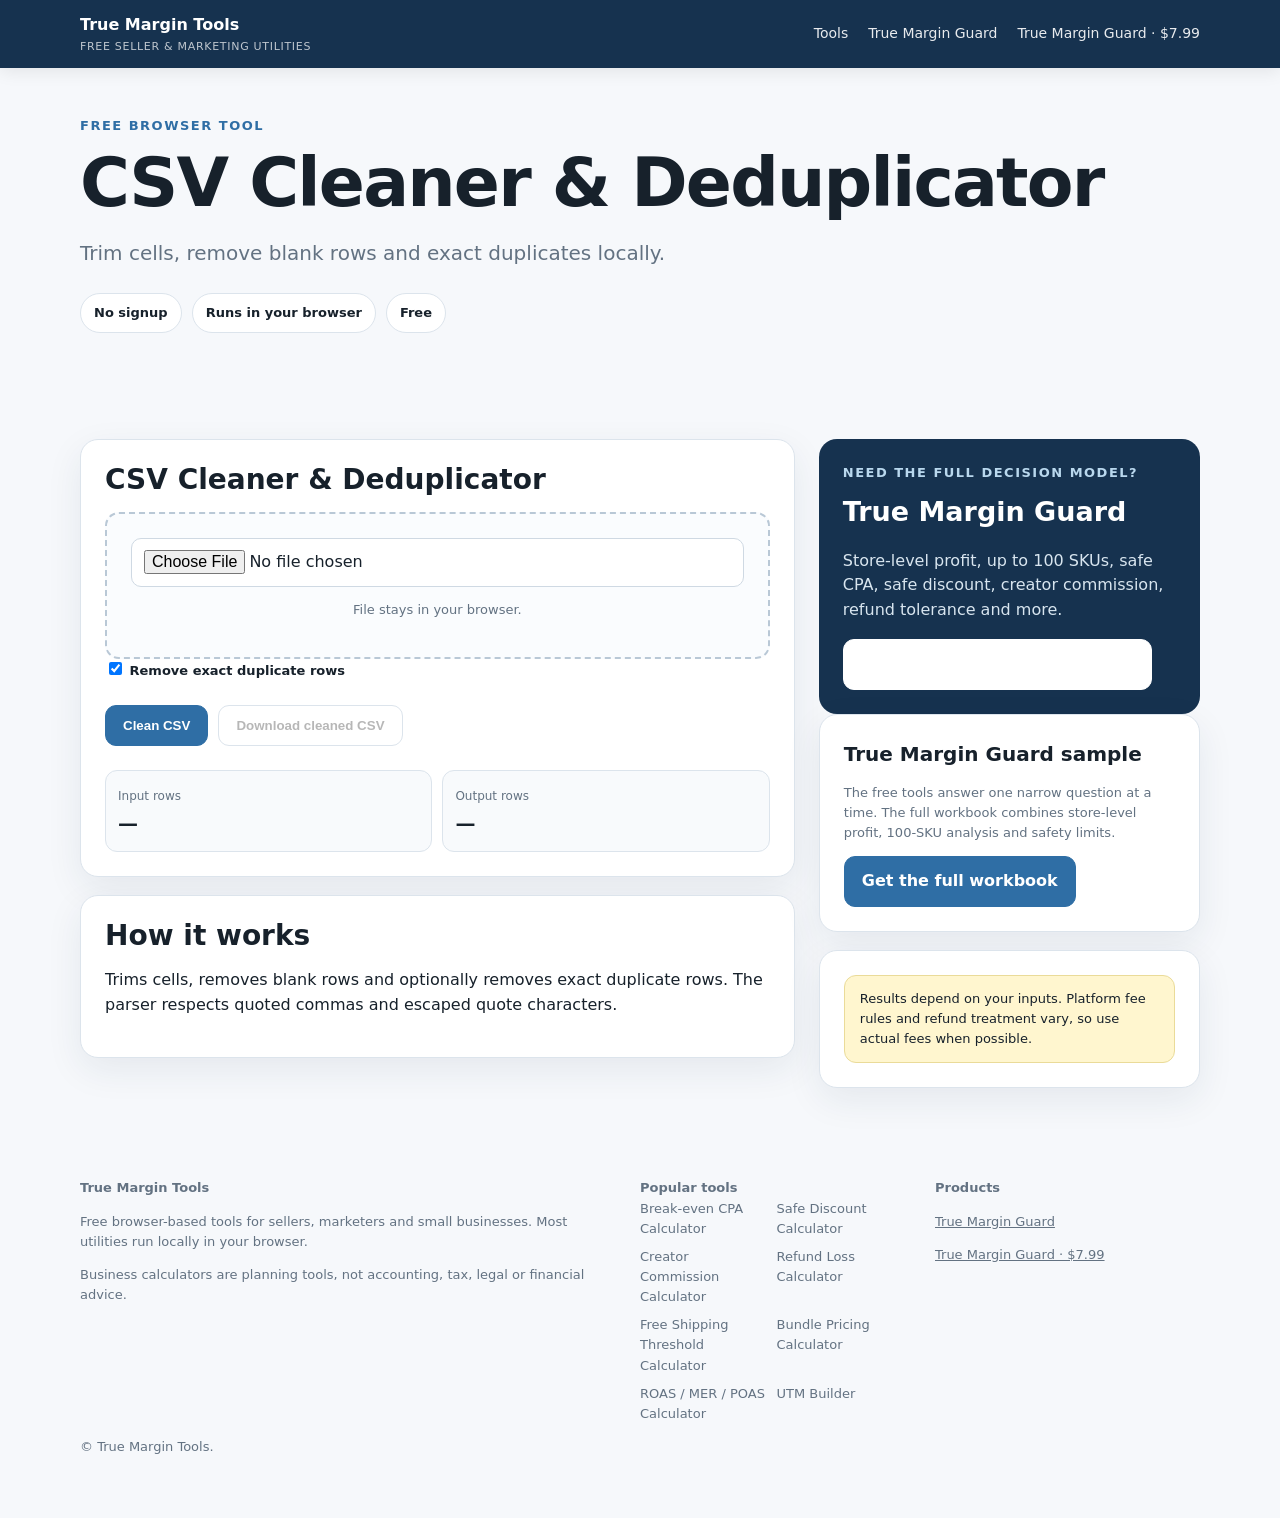
<file: tools/csv-cleaner/index.html>
<!doctype html><html lang="en"><head><meta charset="utf-8"><meta name="viewport" content="width=device-width,initial-scale=1">
<title>CSV Cleaner &amp; Deduplicator | True Margin Tools</title><meta name="description" content="Trim cells, remove blank rows and exact duplicates locally."><meta name="robots" content="index,follow"><link rel="canonical" href="https://qq898083968-debug.github.io/true-margin-tools/tools/csv-cleaner/">
<link rel="stylesheet" href="../../assets/style.css"><script defer src="../../assets/logic.js"></script><script defer src="../../assets/tool-app.js"></script>
<script type="application/ld+json">{"@context": "https://schema.org", "@type": "WebApplication", "name": "CSV Cleaner & Deduplicator", "description": "Trim cells, remove blank rows and exact duplicates locally.", "applicationCategory": "BusinessApplication", "operatingSystem": "Web", "offers": {"@type": "Offer", "price": "0", "priceCurrency": "USD"}}</script></head><body data-tool="csv-cleaner"><header><div class="wrap"><nav>
<a class="brand" href="../../index.html">True Margin Tools<small>FREE SELLER & MARKETING UTILITIES</small></a>
<div class="navlinks"><a href="../../index.html#tools">Tools</a><a href="https://payhip.com/b/jJUIN">True Margin Guard</a><a href="https://payhip.com/b/jJUIN">True Margin Guard · $7.99</a></div>
</nav></div></header>
<main><section class="tool-hero"><div class="wrap"><div class="eyebrow">Free browser tool</div><h1 id="title">Free tool</h1><p class="lead" id="desc"></p>
<div class="badges"><span class="badge">No signup</span><span class="badge">Runs in your browser</span><span class="badge">Free</span></div></div></section>
<section class="section"><div class="wrap tool-layout"><div><div class="panel" id="form"></div><div class="panel" id="how"></div></div>
<aside><div class="cta"><div class="eyebrow" style="color:#b9d8ee">Need the full decision model?</div><h3 style="font-size:27px;margin-top:8px">True Margin Guard</h3>
<p>Store-level profit, up to 100 SKUs, safe CPA, safe discount, creator commission, refund tolerance and more.</p><a class="btn" href="https://payhip.com/b/jJUIN">Get True Margin Guard · $7.99</a></div>
<div class="panel"><h3>True Margin Guard sample</h3><p class="small">The free tools answer one narrow question at a time. The full workbook combines store-level profit, 100-SKU analysis and safety limits.</p><a class="btn blue" href="https://payhip.com/b/jJUIN">Get the full workbook</a></div>
<div class="panel"><div class="notice">Results depend on your inputs. Platform fee rules and refund treatment vary, so use actual fees when possible.</div></div></aside>
</div></section></main><footer class="footer"><div class="wrap"><div class="cols">
<div><b>True Margin Tools</b><p>Free browser-based tools for sellers, marketers and small businesses. Most utilities run locally in your browser.</p><p>Business calculators are planning tools, not accounting, tax, legal or financial advice.</p></div>
<div><b>Popular tools</b><div class="tool-list"><a href="../../tools/break-even-cpa/">Break-even CPA Calculator</a><a href="../../tools/safe-discount/">Safe Discount Calculator</a><a href="../../tools/creator-commission/">Creator Commission Calculator</a><a href="../../tools/refund-loss/">Refund Loss Calculator</a><a href="../../tools/free-shipping-threshold/">Free Shipping Threshold Calculator</a><a href="../../tools/bundle-pricing/">Bundle Pricing Calculator</a><a href="../../tools/roas-mer-poas/">ROAS / MER / POAS Calculator</a><a href="../../tools/utm-builder/">UTM Builder</a></div></div>
<div><b>Products</b><p><a href="https://payhip.com/b/jJUIN">True Margin Guard</a></p><p><a href="https://payhip.com/b/jJUIN">True Margin Guard · $7.99</a></p></div>
</div><p>© True Margin Tools.</p></div></footer></body></html>
</file>
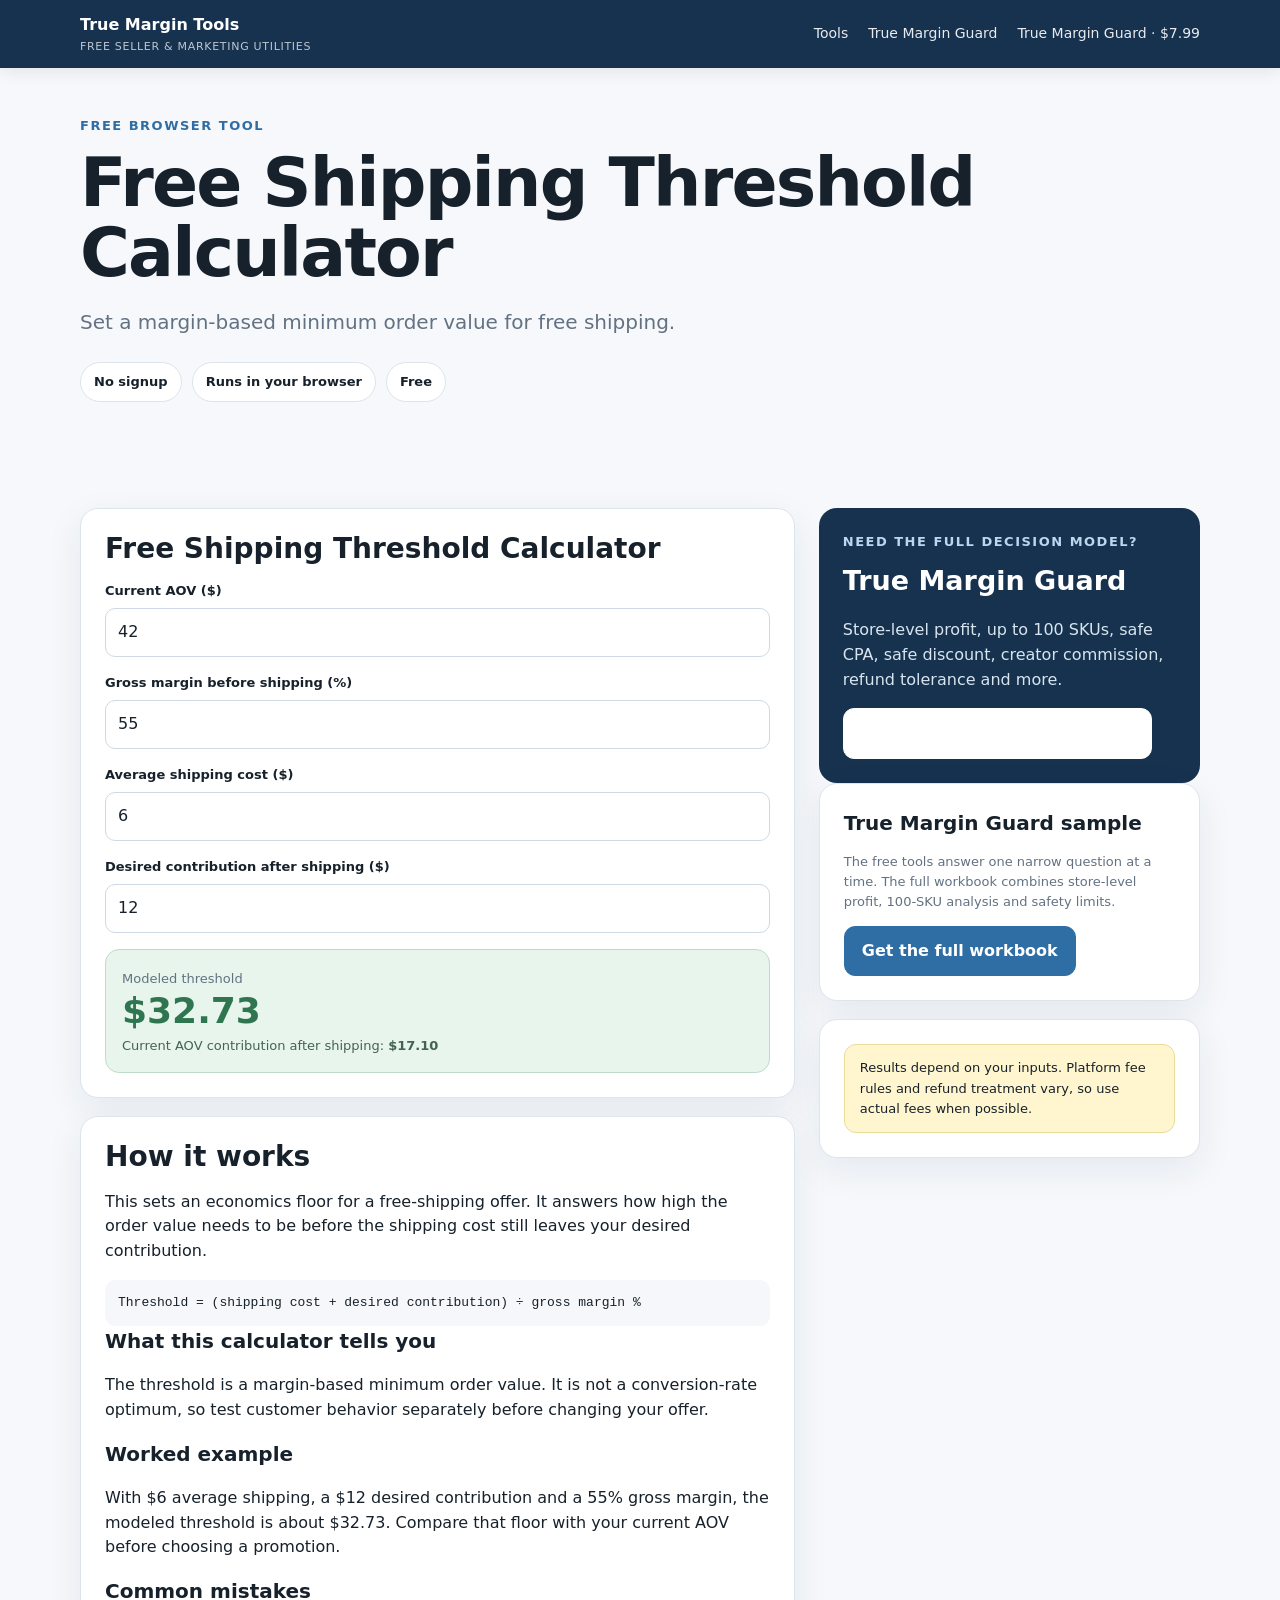
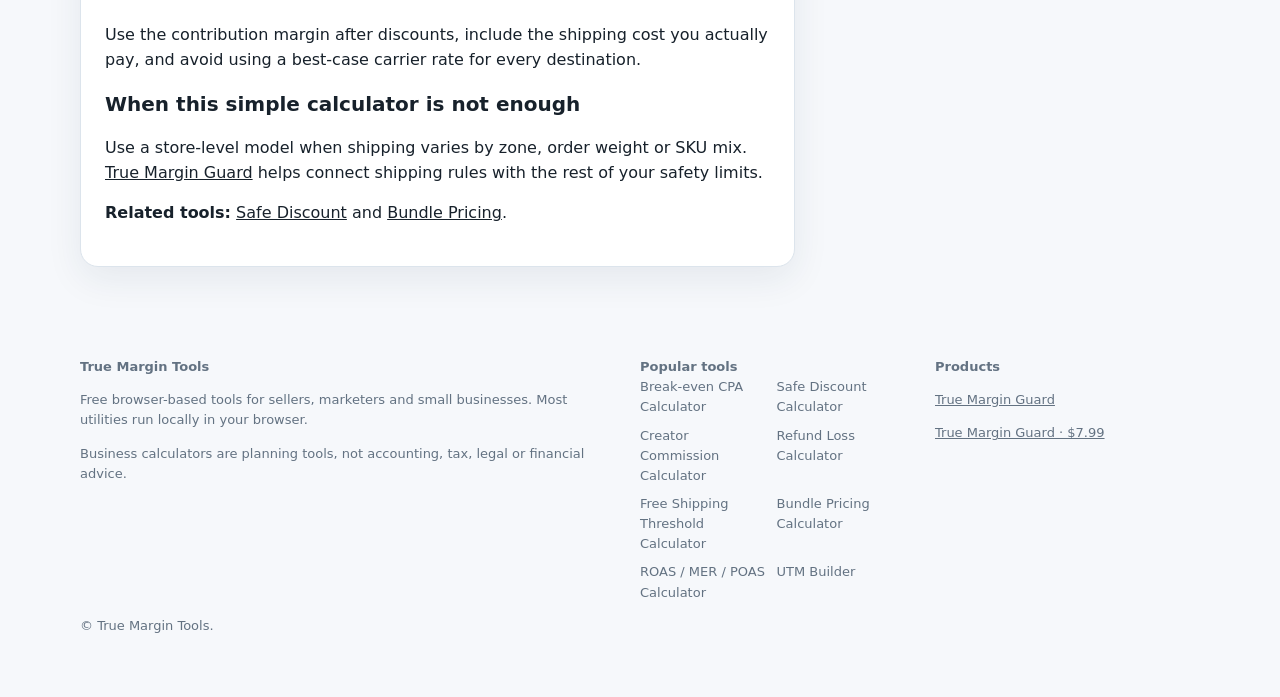
<file: tools/free-shipping-threshold/index.html>
<!doctype html><html lang="en"><head><meta charset="utf-8"><meta name="viewport" content="width=device-width,initial-scale=1">
<title>Free Shipping Threshold Calculator | True Margin Tools</title><meta name="description" content="Set a margin-based minimum order value for free shipping."><meta name="robots" content="index,follow"><link rel="canonical" href="https://qq898083968-debug.github.io/true-margin-tools/tools/free-shipping-threshold/">
<link rel="stylesheet" href="../../assets/style.css"><script defer src="../../assets/logic.js"></script><script defer src="../../assets/tool-app.js"></script>
<script type="application/ld+json">{"@context": "https://schema.org", "@type": "WebApplication", "name": "Free Shipping Threshold Calculator", "description": "Set a margin-based minimum order value for free shipping.", "applicationCategory": "BusinessApplication", "operatingSystem": "Web", "offers": {"@type": "Offer", "price": "0", "priceCurrency": "USD"}}</script></head><body data-tool="free-shipping-threshold"><header><div class="wrap"><nav>
<a class="brand" href="../../index.html">True Margin Tools<small>FREE SELLER & MARKETING UTILITIES</small></a>
<div class="navlinks"><a href="../../index.html#tools">Tools</a><a href="https://payhip.com/b/jJUIN">True Margin Guard</a><a href="https://payhip.com/b/jJUIN">True Margin Guard · $7.99</a></div>
</nav></div></header>
<main><section class="tool-hero"><div class="wrap"><div class="eyebrow">Free browser tool</div><h1 id="title">Free tool</h1><p class="lead" id="desc"></p>
<div class="badges"><span class="badge">No signup</span><span class="badge">Runs in your browser</span><span class="badge">Free</span></div></div></section>
<section class="section"><div class="wrap tool-layout"><div><div class="panel" id="form"></div><div class="panel" id="how"></div></div>
<aside><div class="cta"><div class="eyebrow" style="color:#b9d8ee">Need the full decision model?</div><h3 style="font-size:27px;margin-top:8px">True Margin Guard</h3>
<p>Store-level profit, up to 100 SKUs, safe CPA, safe discount, creator commission, refund tolerance and more.</p><a class="btn" href="https://payhip.com/b/jJUIN">Get True Margin Guard · $7.99</a></div>
<div class="panel"><h3>True Margin Guard sample</h3><p class="small">The free tools answer one narrow question at a time. The full workbook combines store-level profit, 100-SKU analysis and safety limits.</p><a class="btn blue" href="https://payhip.com/b/jJUIN">Get the full workbook</a></div>
<div class="panel"><div class="notice">Results depend on your inputs. Platform fee rules and refund treatment vary, so use actual fees when possible.</div></div></aside>
</div></section></main><footer class="footer"><div class="wrap"><div class="cols">
<div><b>True Margin Tools</b><p>Free browser-based tools for sellers, marketers and small businesses. Most utilities run locally in your browser.</p><p>Business calculators are planning tools, not accounting, tax, legal or financial advice.</p></div>
<div><b>Popular tools</b><div class="tool-list"><a href="../../tools/break-even-cpa/">Break-even CPA Calculator</a><a href="../../tools/safe-discount/">Safe Discount Calculator</a><a href="../../tools/creator-commission/">Creator Commission Calculator</a><a href="../../tools/refund-loss/">Refund Loss Calculator</a><a href="../../tools/free-shipping-threshold/">Free Shipping Threshold Calculator</a><a href="../../tools/bundle-pricing/">Bundle Pricing Calculator</a><a href="../../tools/roas-mer-poas/">ROAS / MER / POAS Calculator</a><a href="../../tools/utm-builder/">UTM Builder</a></div></div>
<div><b>Products</b><p><a href="https://payhip.com/b/jJUIN">True Margin Guard</a></p><p><a href="https://payhip.com/b/jJUIN">True Margin Guard · $7.99</a></p></div>
</div><p>© True Margin Tools.</p></div></footer></body></html>
</file>
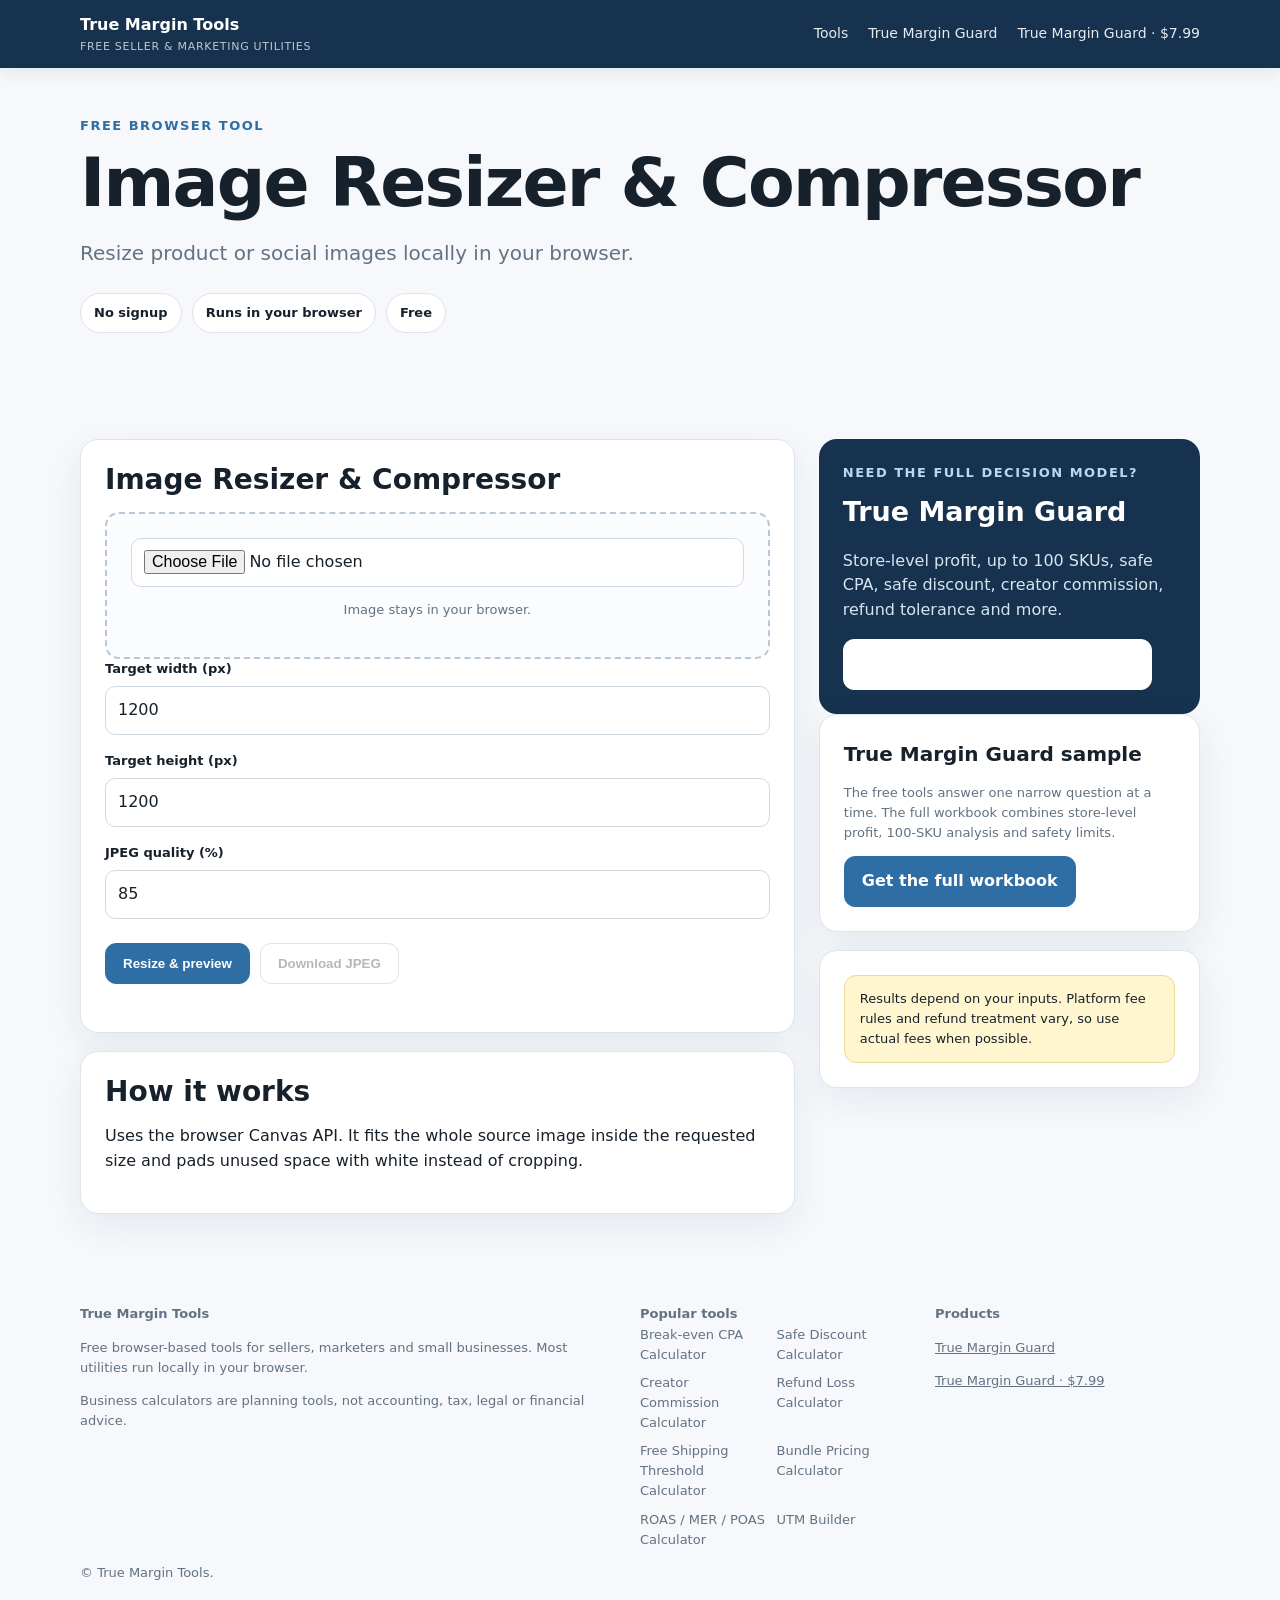
<file: tools/image-resizer/index.html>
<!doctype html><html lang="en"><head><meta charset="utf-8"><meta name="viewport" content="width=device-width,initial-scale=1">
<title>Image Resizer &amp; Compressor | True Margin Tools</title><meta name="description" content="Resize product or social images locally in your browser."><meta name="robots" content="index,follow"><link rel="canonical" href="https://qq898083968-debug.github.io/true-margin-tools/tools/image-resizer/">
<link rel="stylesheet" href="../../assets/style.css"><script defer src="../../assets/logic.js"></script><script defer src="../../assets/tool-app.js"></script>
<script type="application/ld+json">{"@context": "https://schema.org", "@type": "WebApplication", "name": "Image Resizer & Compressor", "description": "Resize product or social images locally in your browser.", "applicationCategory": "BusinessApplication", "operatingSystem": "Web", "offers": {"@type": "Offer", "price": "0", "priceCurrency": "USD"}}</script></head><body data-tool="image-resizer"><header><div class="wrap"><nav>
<a class="brand" href="../../index.html">True Margin Tools<small>FREE SELLER & MARKETING UTILITIES</small></a>
<div class="navlinks"><a href="../../index.html#tools">Tools</a><a href="https://payhip.com/b/jJUIN">True Margin Guard</a><a href="https://payhip.com/b/jJUIN">True Margin Guard · $7.99</a></div>
</nav></div></header>
<main><section class="tool-hero"><div class="wrap"><div class="eyebrow">Free browser tool</div><h1 id="title">Free tool</h1><p class="lead" id="desc"></p>
<div class="badges"><span class="badge">No signup</span><span class="badge">Runs in your browser</span><span class="badge">Free</span></div></div></section>
<section class="section"><div class="wrap tool-layout"><div><div class="panel" id="form"></div><div class="panel" id="how"></div></div>
<aside><div class="cta"><div class="eyebrow" style="color:#b9d8ee">Need the full decision model?</div><h3 style="font-size:27px;margin-top:8px">True Margin Guard</h3>
<p>Store-level profit, up to 100 SKUs, safe CPA, safe discount, creator commission, refund tolerance and more.</p><a class="btn" href="https://payhip.com/b/jJUIN">Get True Margin Guard · $7.99</a></div>
<div class="panel"><h3>True Margin Guard sample</h3><p class="small">The free tools answer one narrow question at a time. The full workbook combines store-level profit, 100-SKU analysis and safety limits.</p><a class="btn blue" href="https://payhip.com/b/jJUIN">Get the full workbook</a></div>
<div class="panel"><div class="notice">Results depend on your inputs. Platform fee rules and refund treatment vary, so use actual fees when possible.</div></div></aside>
</div></section></main><footer class="footer"><div class="wrap"><div class="cols">
<div><b>True Margin Tools</b><p>Free browser-based tools for sellers, marketers and small businesses. Most utilities run locally in your browser.</p><p>Business calculators are planning tools, not accounting, tax, legal or financial advice.</p></div>
<div><b>Popular tools</b><div class="tool-list"><a href="../../tools/break-even-cpa/">Break-even CPA Calculator</a><a href="../../tools/safe-discount/">Safe Discount Calculator</a><a href="../../tools/creator-commission/">Creator Commission Calculator</a><a href="../../tools/refund-loss/">Refund Loss Calculator</a><a href="../../tools/free-shipping-threshold/">Free Shipping Threshold Calculator</a><a href="../../tools/bundle-pricing/">Bundle Pricing Calculator</a><a href="../../tools/roas-mer-poas/">ROAS / MER / POAS Calculator</a><a href="../../tools/utm-builder/">UTM Builder</a></div></div>
<div><b>Products</b><p><a href="https://payhip.com/b/jJUIN">True Margin Guard</a></p><p><a href="https://payhip.com/b/jJUIN">True Margin Guard · $7.99</a></p></div>
</div><p>© True Margin Tools.</p></div></footer></body></html>
</file>
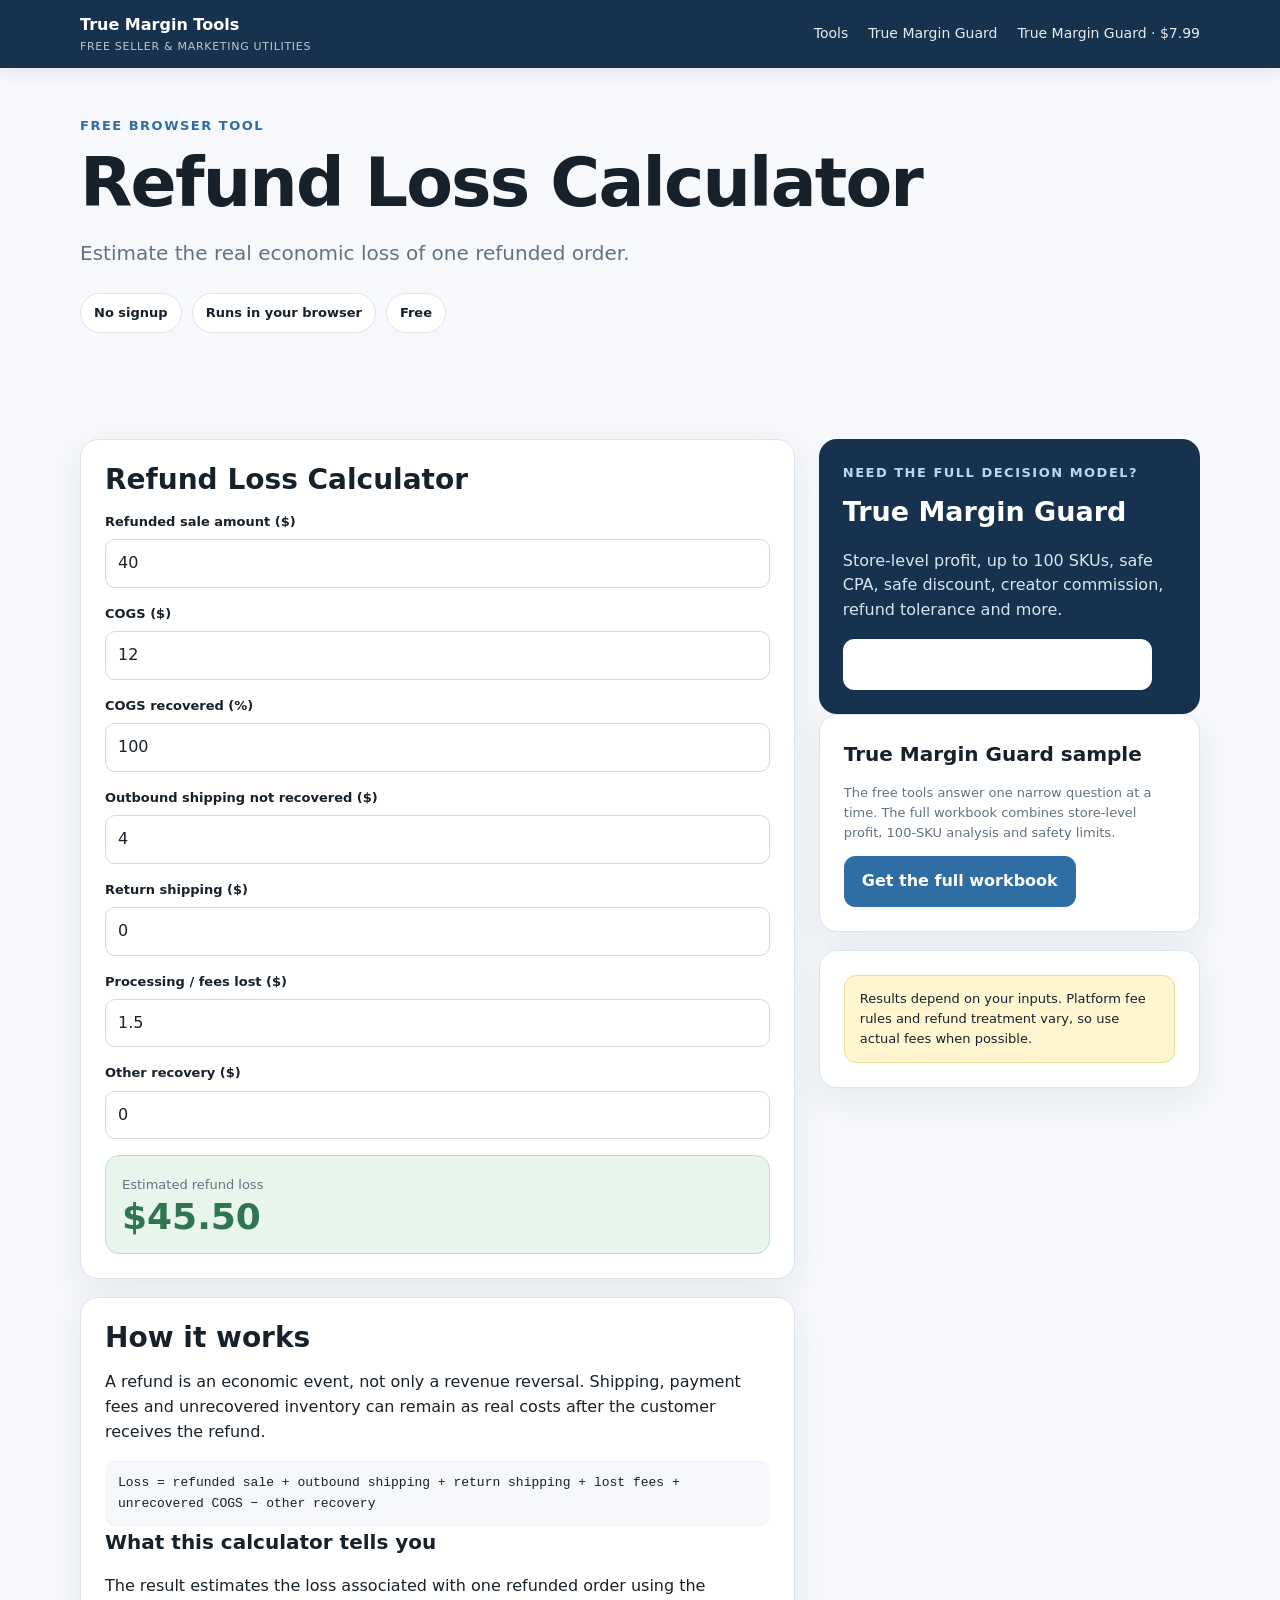
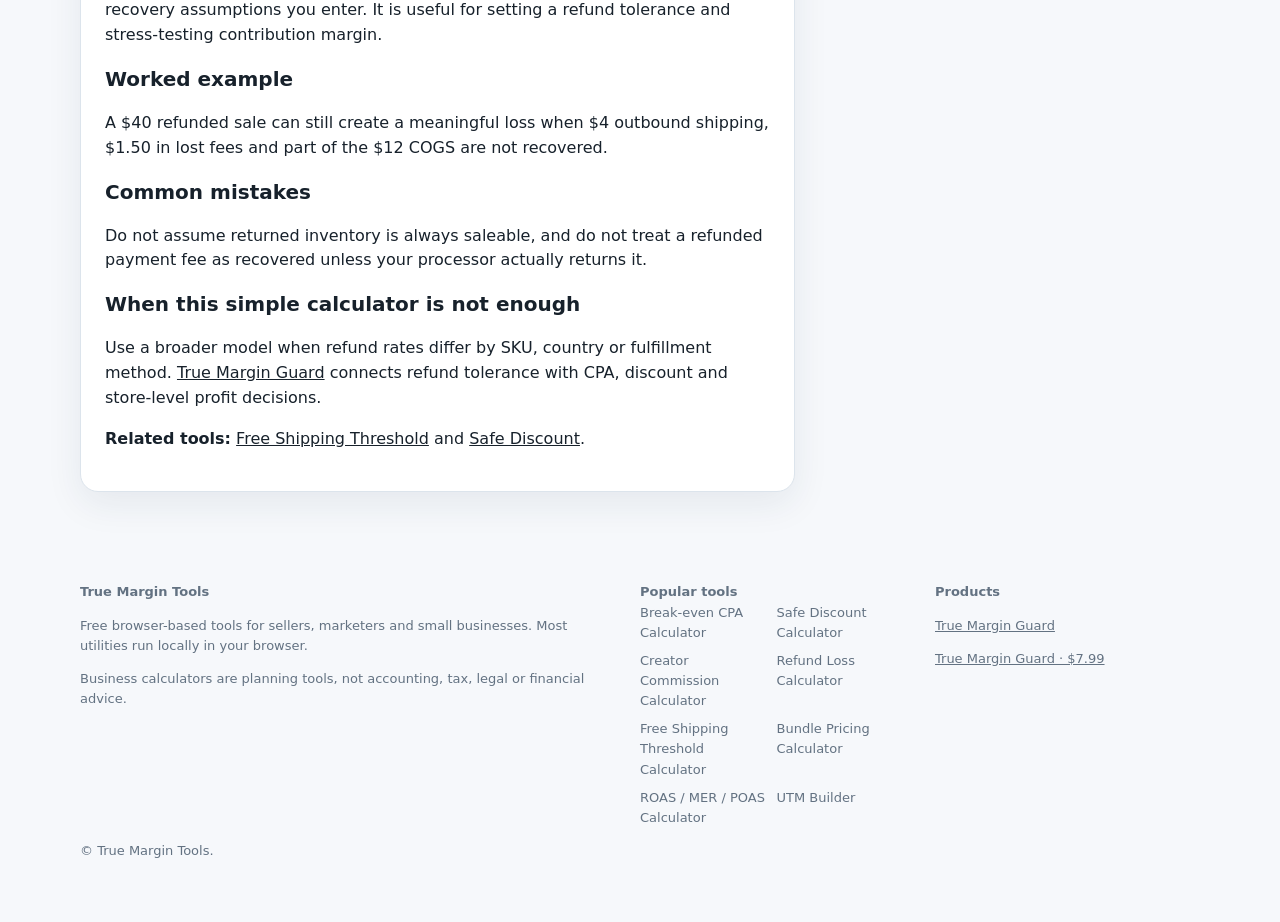
<file: tools/refund-loss/index.html>
<!doctype html><html lang="en"><head><meta charset="utf-8"><meta name="viewport" content="width=device-width,initial-scale=1">
<title>Refund Loss Calculator | True Margin Tools</title><meta name="description" content="Estimate the real economic loss of one refunded order."><meta name="robots" content="index,follow"><link rel="canonical" href="https://qq898083968-debug.github.io/true-margin-tools/tools/refund-loss/">
<link rel="stylesheet" href="../../assets/style.css"><script defer src="../../assets/logic.js"></script><script defer src="../../assets/tool-app.js"></script>
<script type="application/ld+json">{"@context": "https://schema.org", "@type": "WebApplication", "name": "Refund Loss Calculator", "description": "Estimate the real economic loss of one refunded order.", "applicationCategory": "BusinessApplication", "operatingSystem": "Web", "offers": {"@type": "Offer", "price": "0", "priceCurrency": "USD"}}</script></head><body data-tool="refund-loss"><header><div class="wrap"><nav>
<a class="brand" href="../../index.html">True Margin Tools<small>FREE SELLER & MARKETING UTILITIES</small></a>
<div class="navlinks"><a href="../../index.html#tools">Tools</a><a href="https://payhip.com/b/jJUIN">True Margin Guard</a><a href="https://payhip.com/b/jJUIN">True Margin Guard · $7.99</a></div>
</nav></div></header>
<main><section class="tool-hero"><div class="wrap"><div class="eyebrow">Free browser tool</div><h1 id="title">Free tool</h1><p class="lead" id="desc"></p>
<div class="badges"><span class="badge">No signup</span><span class="badge">Runs in your browser</span><span class="badge">Free</span></div></div></section>
<section class="section"><div class="wrap tool-layout"><div><div class="panel" id="form"></div><div class="panel" id="how"></div></div>
<aside><div class="cta"><div class="eyebrow" style="color:#b9d8ee">Need the full decision model?</div><h3 style="font-size:27px;margin-top:8px">True Margin Guard</h3>
<p>Store-level profit, up to 100 SKUs, safe CPA, safe discount, creator commission, refund tolerance and more.</p><a class="btn" href="https://payhip.com/b/jJUIN">Get True Margin Guard · $7.99</a></div>
<div class="panel"><h3>True Margin Guard sample</h3><p class="small">The free tools answer one narrow question at a time. The full workbook combines store-level profit, 100-SKU analysis and safety limits.</p><a class="btn blue" href="https://payhip.com/b/jJUIN">Get the full workbook</a></div>
<div class="panel"><div class="notice">Results depend on your inputs. Platform fee rules and refund treatment vary, so use actual fees when possible.</div></div></aside>
</div></section></main><footer class="footer"><div class="wrap"><div class="cols">
<div><b>True Margin Tools</b><p>Free browser-based tools for sellers, marketers and small businesses. Most utilities run locally in your browser.</p><p>Business calculators are planning tools, not accounting, tax, legal or financial advice.</p></div>
<div><b>Popular tools</b><div class="tool-list"><a href="../../tools/break-even-cpa/">Break-even CPA Calculator</a><a href="../../tools/safe-discount/">Safe Discount Calculator</a><a href="../../tools/creator-commission/">Creator Commission Calculator</a><a href="../../tools/refund-loss/">Refund Loss Calculator</a><a href="../../tools/free-shipping-threshold/">Free Shipping Threshold Calculator</a><a href="../../tools/bundle-pricing/">Bundle Pricing Calculator</a><a href="../../tools/roas-mer-poas/">ROAS / MER / POAS Calculator</a><a href="../../tools/utm-builder/">UTM Builder</a></div></div>
<div><b>Products</b><p><a href="https://payhip.com/b/jJUIN">True Margin Guard</a></p><p><a href="https://payhip.com/b/jJUIN">True Margin Guard · $7.99</a></p></div>
</div><p>© True Margin Tools.</p></div></footer></body></html>
</file>
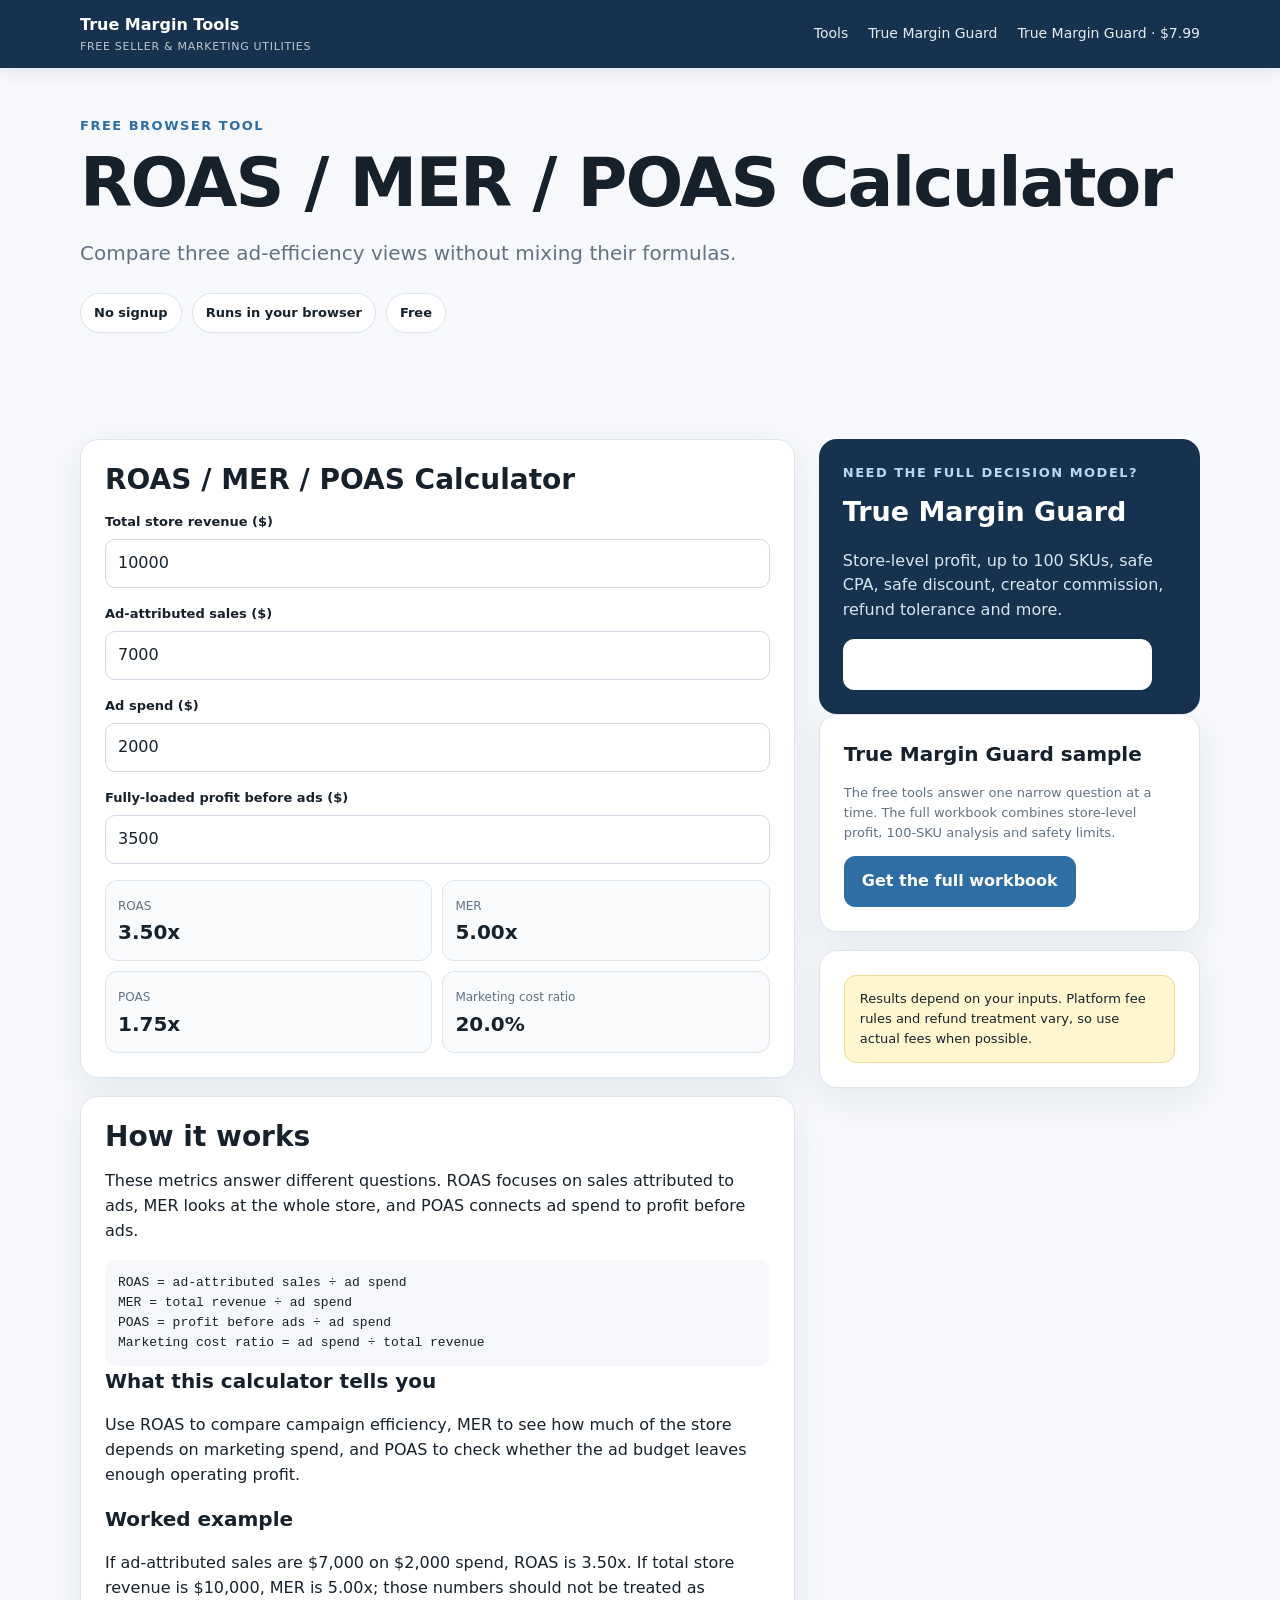
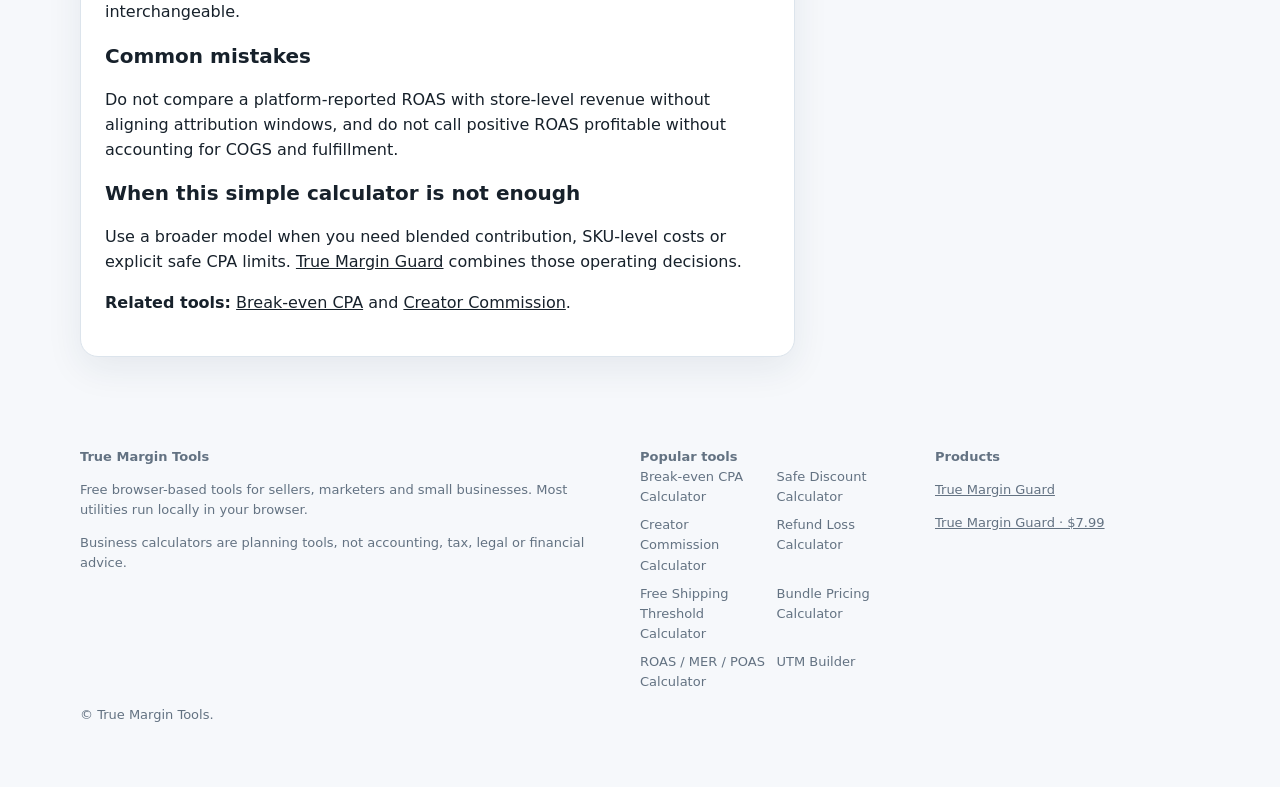
<file: tools/roas-mer-poas/index.html>
<!doctype html><html lang="en"><head><meta charset="utf-8"><meta name="viewport" content="width=device-width,initial-scale=1">
<title>ROAS / MER / POAS Calculator | True Margin Tools</title><meta name="description" content="Compare three ad-efficiency views without mixing their formulas."><meta name="robots" content="index,follow"><link rel="canonical" href="https://qq898083968-debug.github.io/true-margin-tools/tools/roas-mer-poas/">
<link rel="stylesheet" href="../../assets/style.css"><script defer src="../../assets/logic.js"></script><script defer src="../../assets/tool-app.js"></script>
<script type="application/ld+json">{"@context": "https://schema.org", "@type": "WebApplication", "name": "ROAS / MER / POAS Calculator", "description": "Compare three ad-efficiency views without mixing their formulas.", "applicationCategory": "BusinessApplication", "operatingSystem": "Web", "offers": {"@type": "Offer", "price": "0", "priceCurrency": "USD"}}</script></head><body data-tool="roas-mer-poas"><header><div class="wrap"><nav>
<a class="brand" href="../../index.html">True Margin Tools<small>FREE SELLER & MARKETING UTILITIES</small></a>
<div class="navlinks"><a href="../../index.html#tools">Tools</a><a href="https://payhip.com/b/jJUIN">True Margin Guard</a><a href="https://payhip.com/b/jJUIN">True Margin Guard · $7.99</a></div>
</nav></div></header>
<main><section class="tool-hero"><div class="wrap"><div class="eyebrow">Free browser tool</div><h1 id="title">Free tool</h1><p class="lead" id="desc"></p>
<div class="badges"><span class="badge">No signup</span><span class="badge">Runs in your browser</span><span class="badge">Free</span></div></div></section>
<section class="section"><div class="wrap tool-layout"><div><div class="panel" id="form"></div><div class="panel" id="how"></div></div>
<aside><div class="cta"><div class="eyebrow" style="color:#b9d8ee">Need the full decision model?</div><h3 style="font-size:27px;margin-top:8px">True Margin Guard</h3>
<p>Store-level profit, up to 100 SKUs, safe CPA, safe discount, creator commission, refund tolerance and more.</p><a class="btn" href="https://payhip.com/b/jJUIN">Get True Margin Guard · $7.99</a></div>
<div class="panel"><h3>True Margin Guard sample</h3><p class="small">The free tools answer one narrow question at a time. The full workbook combines store-level profit, 100-SKU analysis and safety limits.</p><a class="btn blue" href="https://payhip.com/b/jJUIN">Get the full workbook</a></div>
<div class="panel"><div class="notice">Results depend on your inputs. Platform fee rules and refund treatment vary, so use actual fees when possible.</div></div></aside>
</div></section></main><footer class="footer"><div class="wrap"><div class="cols">
<div><b>True Margin Tools</b><p>Free browser-based tools for sellers, marketers and small businesses. Most utilities run locally in your browser.</p><p>Business calculators are planning tools, not accounting, tax, legal or financial advice.</p></div>
<div><b>Popular tools</b><div class="tool-list"><a href="../../tools/break-even-cpa/">Break-even CPA Calculator</a><a href="../../tools/safe-discount/">Safe Discount Calculator</a><a href="../../tools/creator-commission/">Creator Commission Calculator</a><a href="../../tools/refund-loss/">Refund Loss Calculator</a><a href="../../tools/free-shipping-threshold/">Free Shipping Threshold Calculator</a><a href="../../tools/bundle-pricing/">Bundle Pricing Calculator</a><a href="../../tools/roas-mer-poas/">ROAS / MER / POAS Calculator</a><a href="../../tools/utm-builder/">UTM Builder</a></div></div>
<div><b>Products</b><p><a href="https://payhip.com/b/jJUIN">True Margin Guard</a></p><p><a href="https://payhip.com/b/jJUIN">True Margin Guard · $7.99</a></p></div>
</div><p>© True Margin Tools.</p></div></footer></body></html>
</file>
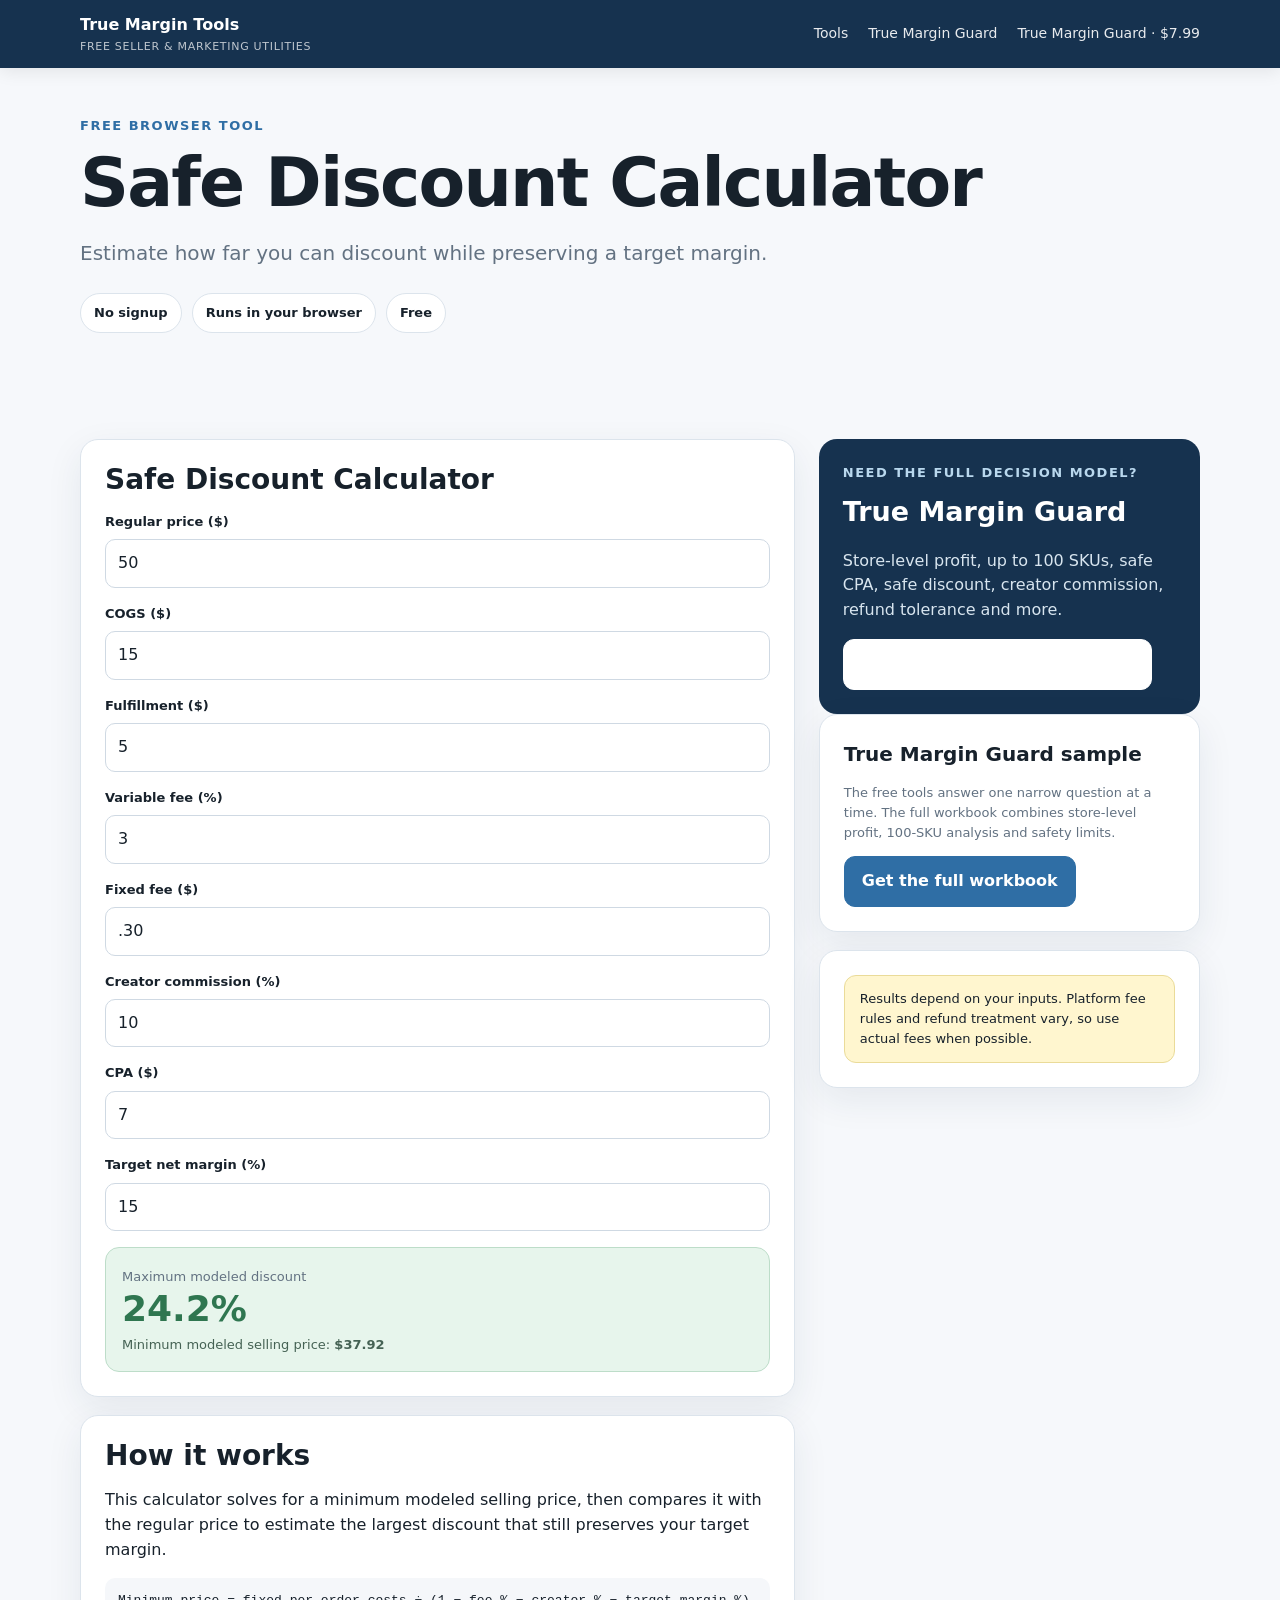
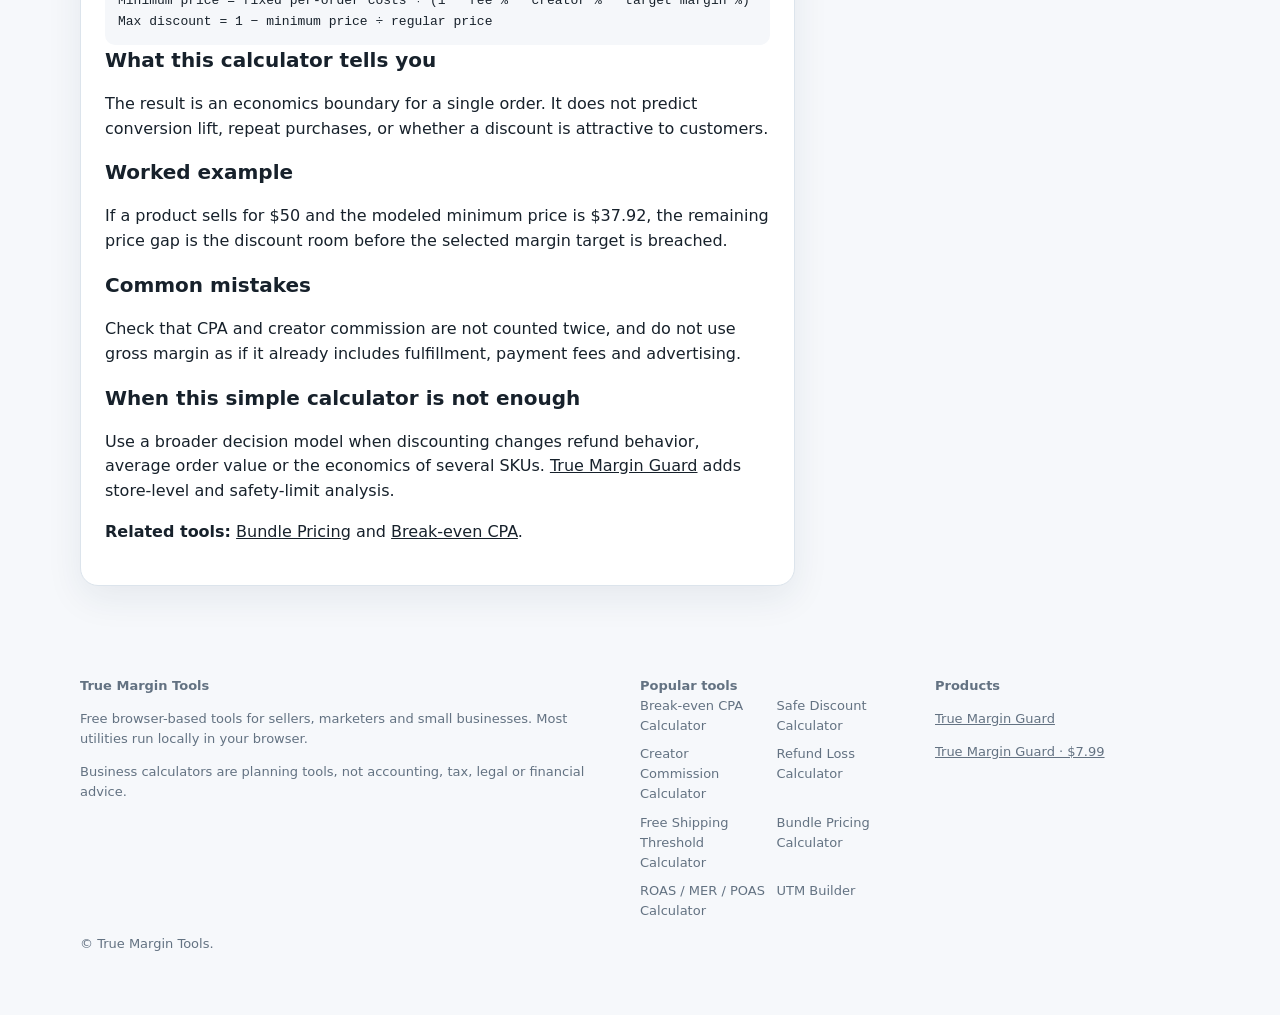
<file: tools/safe-discount/index.html>
<!doctype html><html lang="en"><head><meta charset="utf-8"><meta name="viewport" content="width=device-width,initial-scale=1">
<title>Safe Discount Calculator | True Margin Tools</title><meta name="description" content="Estimate how far you can discount while preserving a target margin."><meta name="robots" content="index,follow"><link rel="canonical" href="https://qq898083968-debug.github.io/true-margin-tools/tools/safe-discount/">
<link rel="stylesheet" href="../../assets/style.css"><script defer src="../../assets/logic.js"></script><script defer src="../../assets/tool-app.js"></script>
<script type="application/ld+json">{"@context": "https://schema.org", "@type": "WebApplication", "name": "Safe Discount Calculator", "description": "Estimate how far you can discount while preserving a target margin.", "applicationCategory": "BusinessApplication", "operatingSystem": "Web", "offers": {"@type": "Offer", "price": "0", "priceCurrency": "USD"}}</script></head><body data-tool="safe-discount"><header><div class="wrap"><nav>
<a class="brand" href="../../index.html">True Margin Tools<small>FREE SELLER & MARKETING UTILITIES</small></a>
<div class="navlinks"><a href="../../index.html#tools">Tools</a><a href="https://payhip.com/b/jJUIN">True Margin Guard</a><a href="https://payhip.com/b/jJUIN">True Margin Guard · $7.99</a></div>
</nav></div></header>
<main><section class="tool-hero"><div class="wrap"><div class="eyebrow">Free browser tool</div><h1 id="title">Free tool</h1><p class="lead" id="desc"></p>
<div class="badges"><span class="badge">No signup</span><span class="badge">Runs in your browser</span><span class="badge">Free</span></div></div></section>
<section class="section"><div class="wrap tool-layout"><div><div class="panel" id="form"></div><div class="panel" id="how"></div></div>
<aside><div class="cta"><div class="eyebrow" style="color:#b9d8ee">Need the full decision model?</div><h3 style="font-size:27px;margin-top:8px">True Margin Guard</h3>
<p>Store-level profit, up to 100 SKUs, safe CPA, safe discount, creator commission, refund tolerance and more.</p><a class="btn" href="https://payhip.com/b/jJUIN">Get True Margin Guard · $7.99</a></div>
<div class="panel"><h3>True Margin Guard sample</h3><p class="small">The free tools answer one narrow question at a time. The full workbook combines store-level profit, 100-SKU analysis and safety limits.</p><a class="btn blue" href="https://payhip.com/b/jJUIN">Get the full workbook</a></div>
<div class="panel"><div class="notice">Results depend on your inputs. Platform fee rules and refund treatment vary, so use actual fees when possible.</div></div></aside>
</div></section></main><footer class="footer"><div class="wrap"><div class="cols">
<div><b>True Margin Tools</b><p>Free browser-based tools for sellers, marketers and small businesses. Most utilities run locally in your browser.</p><p>Business calculators are planning tools, not accounting, tax, legal or financial advice.</p></div>
<div><b>Popular tools</b><div class="tool-list"><a href="../../tools/break-even-cpa/">Break-even CPA Calculator</a><a href="../../tools/safe-discount/">Safe Discount Calculator</a><a href="../../tools/creator-commission/">Creator Commission Calculator</a><a href="../../tools/refund-loss/">Refund Loss Calculator</a><a href="../../tools/free-shipping-threshold/">Free Shipping Threshold Calculator</a><a href="../../tools/bundle-pricing/">Bundle Pricing Calculator</a><a href="../../tools/roas-mer-poas/">ROAS / MER / POAS Calculator</a><a href="../../tools/utm-builder/">UTM Builder</a></div></div>
<div><b>Products</b><p><a href="https://payhip.com/b/jJUIN">True Margin Guard</a></p><p><a href="https://payhip.com/b/jJUIN">True Margin Guard · $7.99</a></p></div>
</div><p>© True Margin Tools.</p></div></footer></body></html>
</file>
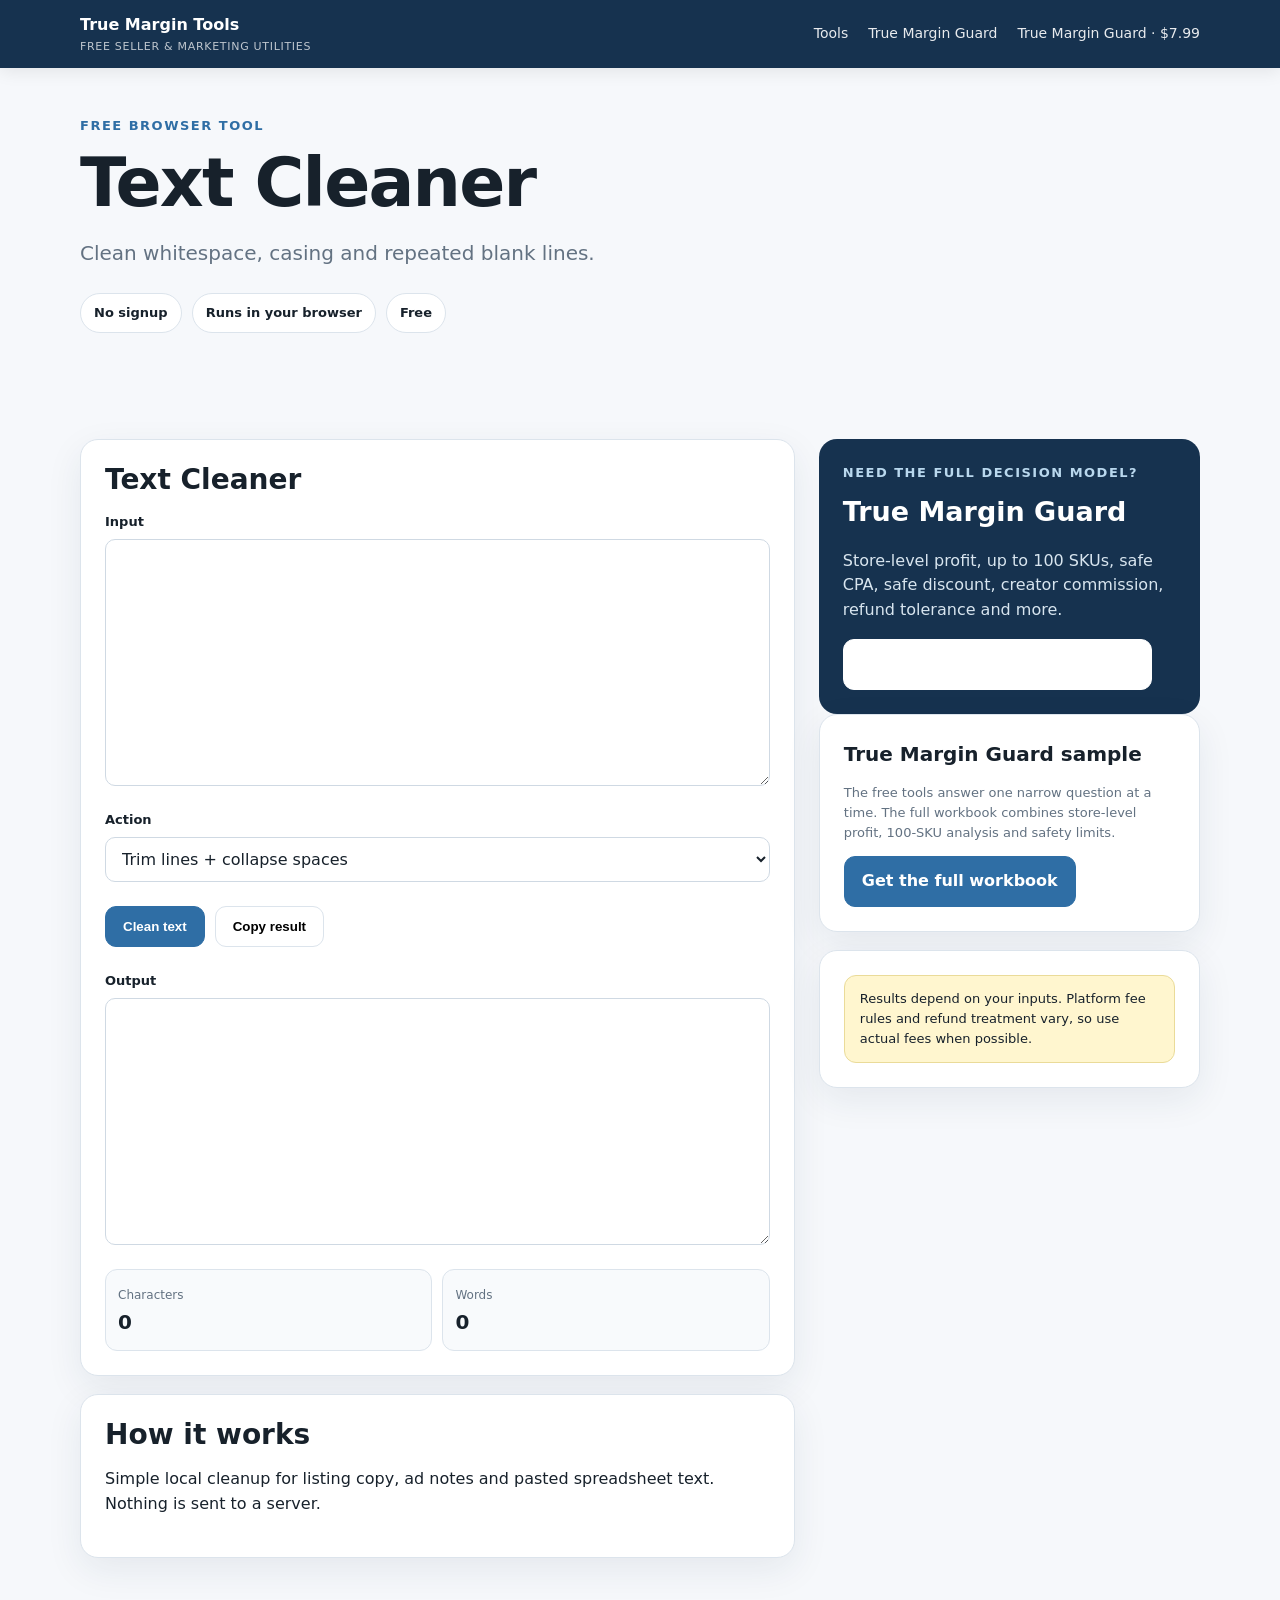
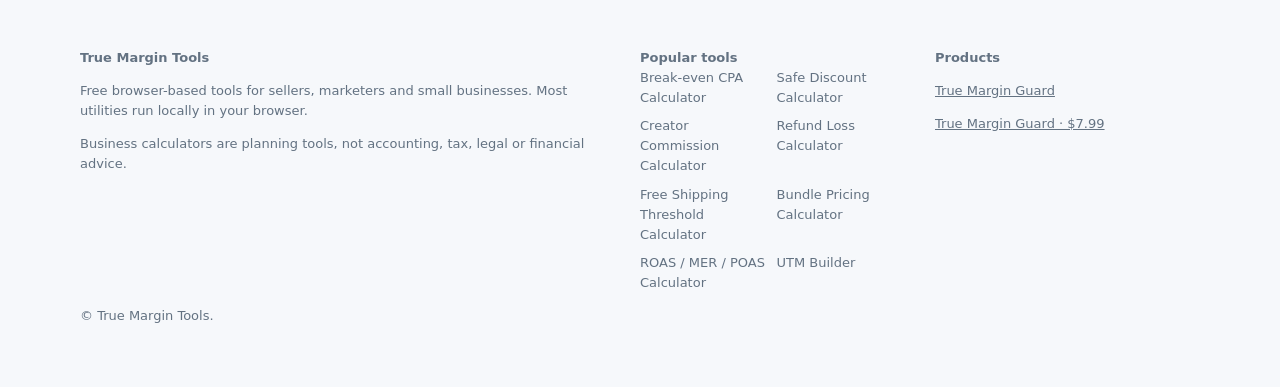
<file: tools/text-cleaner/index.html>
<!doctype html><html lang="en"><head><meta charset="utf-8"><meta name="viewport" content="width=device-width,initial-scale=1">
<title>Text Cleaner | True Margin Tools</title><meta name="description" content="Clean whitespace, casing and repeated blank lines."><meta name="robots" content="index,follow"><link rel="canonical" href="https://qq898083968-debug.github.io/true-margin-tools/tools/text-cleaner/">
<link rel="stylesheet" href="../../assets/style.css"><script defer src="../../assets/logic.js"></script><script defer src="../../assets/tool-app.js"></script>
<script type="application/ld+json">{"@context": "https://schema.org", "@type": "WebApplication", "name": "Text Cleaner", "description": "Clean whitespace, casing and repeated blank lines.", "applicationCategory": "BusinessApplication", "operatingSystem": "Web", "offers": {"@type": "Offer", "price": "0", "priceCurrency": "USD"}}</script></head><body data-tool="text-cleaner"><header><div class="wrap"><nav>
<a class="brand" href="../../index.html">True Margin Tools<small>FREE SELLER & MARKETING UTILITIES</small></a>
<div class="navlinks"><a href="../../index.html#tools">Tools</a><a href="https://payhip.com/b/jJUIN">True Margin Guard</a><a href="https://payhip.com/b/jJUIN">True Margin Guard · $7.99</a></div>
</nav></div></header>
<main><section class="tool-hero"><div class="wrap"><div class="eyebrow">Free browser tool</div><h1 id="title">Free tool</h1><p class="lead" id="desc"></p>
<div class="badges"><span class="badge">No signup</span><span class="badge">Runs in your browser</span><span class="badge">Free</span></div></div></section>
<section class="section"><div class="wrap tool-layout"><div><div class="panel" id="form"></div><div class="panel" id="how"></div></div>
<aside><div class="cta"><div class="eyebrow" style="color:#b9d8ee">Need the full decision model?</div><h3 style="font-size:27px;margin-top:8px">True Margin Guard</h3>
<p>Store-level profit, up to 100 SKUs, safe CPA, safe discount, creator commission, refund tolerance and more.</p><a class="btn" href="https://payhip.com/b/jJUIN">Get True Margin Guard · $7.99</a></div>
<div class="panel"><h3>True Margin Guard sample</h3><p class="small">The free tools answer one narrow question at a time. The full workbook combines store-level profit, 100-SKU analysis and safety limits.</p><a class="btn blue" href="https://payhip.com/b/jJUIN">Get the full workbook</a></div>
<div class="panel"><div class="notice">Results depend on your inputs. Platform fee rules and refund treatment vary, so use actual fees when possible.</div></div></aside>
</div></section></main><footer class="footer"><div class="wrap"><div class="cols">
<div><b>True Margin Tools</b><p>Free browser-based tools for sellers, marketers and small businesses. Most utilities run locally in your browser.</p><p>Business calculators are planning tools, not accounting, tax, legal or financial advice.</p></div>
<div><b>Popular tools</b><div class="tool-list"><a href="../../tools/break-even-cpa/">Break-even CPA Calculator</a><a href="../../tools/safe-discount/">Safe Discount Calculator</a><a href="../../tools/creator-commission/">Creator Commission Calculator</a><a href="../../tools/refund-loss/">Refund Loss Calculator</a><a href="../../tools/free-shipping-threshold/">Free Shipping Threshold Calculator</a><a href="../../tools/bundle-pricing/">Bundle Pricing Calculator</a><a href="../../tools/roas-mer-poas/">ROAS / MER / POAS Calculator</a><a href="../../tools/utm-builder/">UTM Builder</a></div></div>
<div><b>Products</b><p><a href="https://payhip.com/b/jJUIN">True Margin Guard</a></p><p><a href="https://payhip.com/b/jJUIN">True Margin Guard · $7.99</a></p></div>
</div><p>© True Margin Tools.</p></div></footer></body></html>
</file>
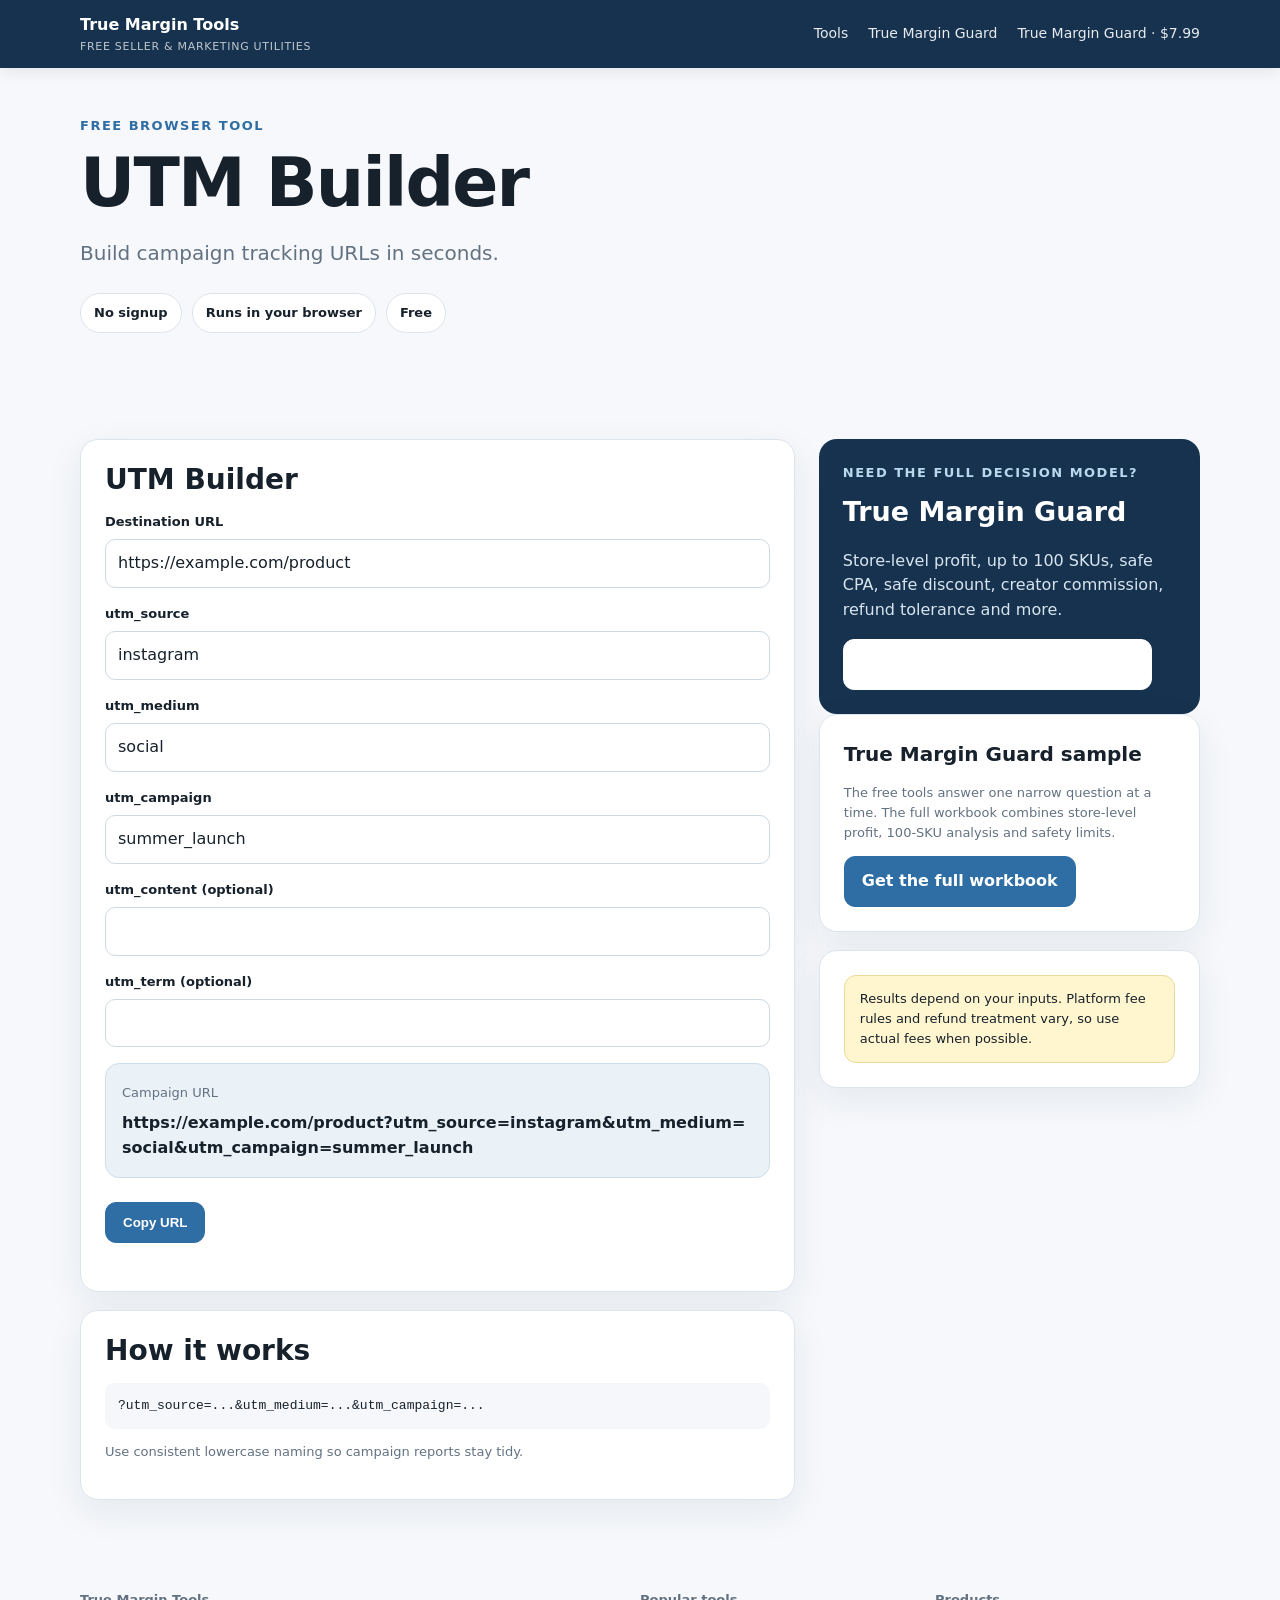
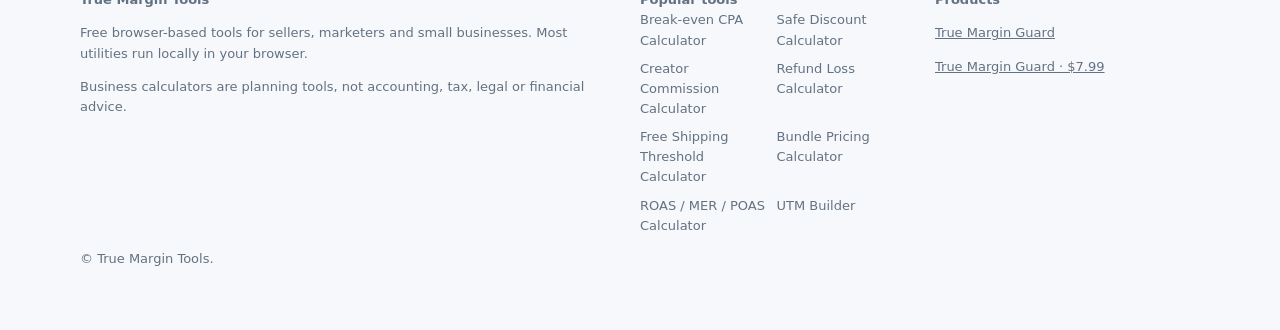
<file: tools/utm-builder/index.html>
<!doctype html><html lang="en"><head><meta charset="utf-8"><meta name="viewport" content="width=device-width,initial-scale=1">
<title>UTM Builder | True Margin Tools</title><meta name="description" content="Build campaign tracking URLs in seconds."><meta name="robots" content="index,follow"><link rel="canonical" href="https://qq898083968-debug.github.io/true-margin-tools/tools/utm-builder/">
<link rel="stylesheet" href="../../assets/style.css"><script defer src="../../assets/logic.js"></script><script defer src="../../assets/tool-app.js"></script>
<script type="application/ld+json">{"@context": "https://schema.org", "@type": "WebApplication", "name": "UTM Builder", "description": "Build campaign tracking URLs in seconds.", "applicationCategory": "BusinessApplication", "operatingSystem": "Web", "offers": {"@type": "Offer", "price": "0", "priceCurrency": "USD"}}</script></head><body data-tool="utm-builder"><header><div class="wrap"><nav>
<a class="brand" href="../../index.html">True Margin Tools<small>FREE SELLER & MARKETING UTILITIES</small></a>
<div class="navlinks"><a href="../../index.html#tools">Tools</a><a href="https://payhip.com/b/jJUIN">True Margin Guard</a><a href="https://payhip.com/b/jJUIN">True Margin Guard · $7.99</a></div>
</nav></div></header>
<main><section class="tool-hero"><div class="wrap"><div class="eyebrow">Free browser tool</div><h1 id="title">Free tool</h1><p class="lead" id="desc"></p>
<div class="badges"><span class="badge">No signup</span><span class="badge">Runs in your browser</span><span class="badge">Free</span></div></div></section>
<section class="section"><div class="wrap tool-layout"><div><div class="panel" id="form"></div><div class="panel" id="how"></div></div>
<aside><div class="cta"><div class="eyebrow" style="color:#b9d8ee">Need the full decision model?</div><h3 style="font-size:27px;margin-top:8px">True Margin Guard</h3>
<p>Store-level profit, up to 100 SKUs, safe CPA, safe discount, creator commission, refund tolerance and more.</p><a class="btn" href="https://payhip.com/b/jJUIN">Get True Margin Guard · $7.99</a></div>
<div class="panel"><h3>True Margin Guard sample</h3><p class="small">The free tools answer one narrow question at a time. The full workbook combines store-level profit, 100-SKU analysis and safety limits.</p><a class="btn blue" href="https://payhip.com/b/jJUIN">Get the full workbook</a></div>
<div class="panel"><div class="notice">Results depend on your inputs. Platform fee rules and refund treatment vary, so use actual fees when possible.</div></div></aside>
</div></section></main><footer class="footer"><div class="wrap"><div class="cols">
<div><b>True Margin Tools</b><p>Free browser-based tools for sellers, marketers and small businesses. Most utilities run locally in your browser.</p><p>Business calculators are planning tools, not accounting, tax, legal or financial advice.</p></div>
<div><b>Popular tools</b><div class="tool-list"><a href="../../tools/break-even-cpa/">Break-even CPA Calculator</a><a href="../../tools/safe-discount/">Safe Discount Calculator</a><a href="../../tools/creator-commission/">Creator Commission Calculator</a><a href="../../tools/refund-loss/">Refund Loss Calculator</a><a href="../../tools/free-shipping-threshold/">Free Shipping Threshold Calculator</a><a href="../../tools/bundle-pricing/">Bundle Pricing Calculator</a><a href="../../tools/roas-mer-poas/">ROAS / MER / POAS Calculator</a><a href="../../tools/utm-builder/">UTM Builder</a></div></div>
<div><b>Products</b><p><a href="https://payhip.com/b/jJUIN">True Margin Guard</a></p><p><a href="https://payhip.com/b/jJUIN">True Margin Guard · $7.99</a></p></div>
</div><p>© True Margin Tools.</p></div></footer></body></html>
</file>
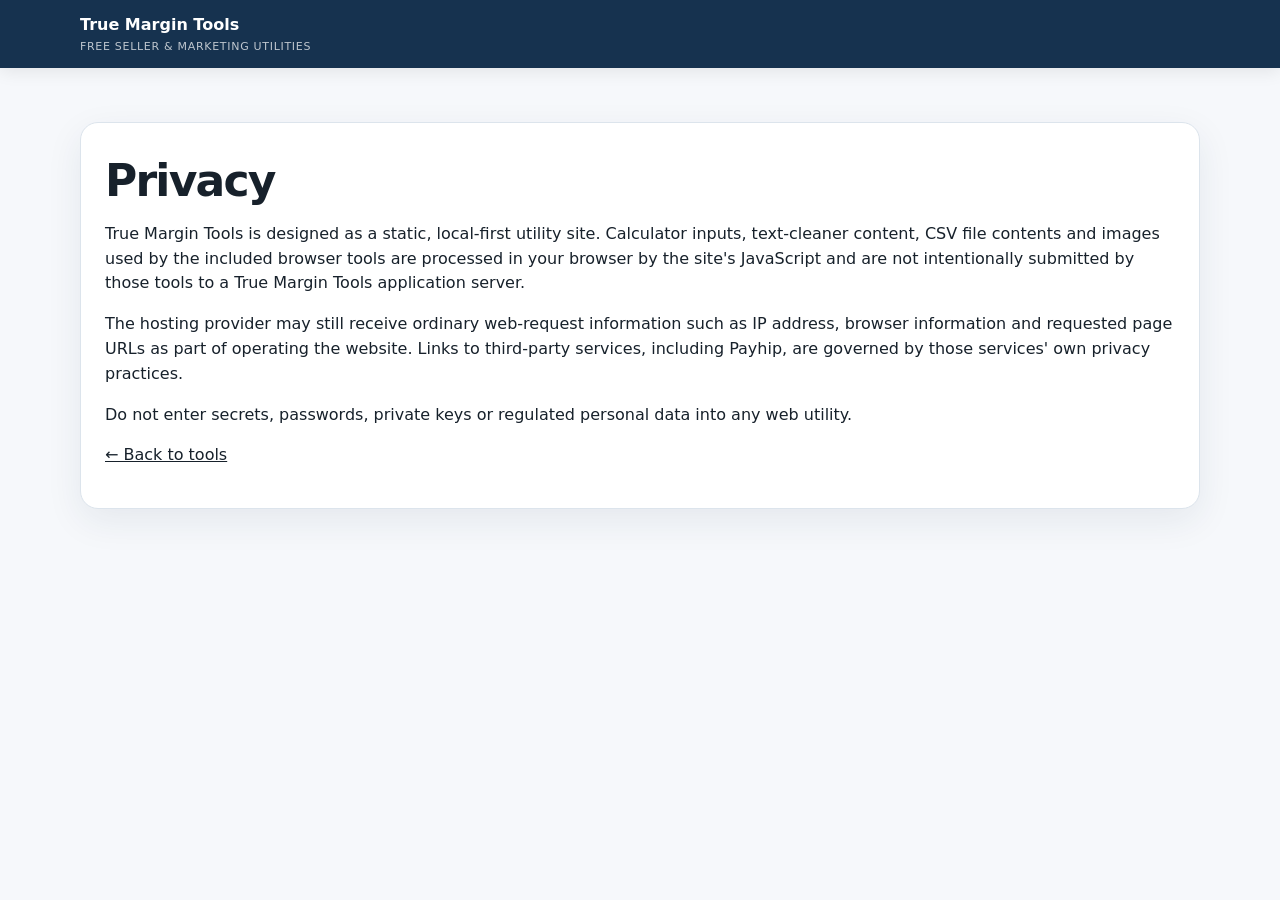
<file: privacy.html>
<!doctype html><html lang="en"><head><meta charset="utf-8"><meta name="viewport" content="width=device-width,initial-scale=1"><title>Privacy | True Margin Tools</title><meta name="robots" content="index,follow"><link rel="canonical" href="https://qq898083968-debug.github.io/true-margin-tools/privacy.html"><link rel="stylesheet" href="assets/style.css"></head><body>
<header><div class="wrap"><nav><a class="brand" href="index.html">True Margin Tools<small>FREE SELLER & MARKETING UTILITIES</small></a></nav></div></header>
<main class="section"><div class="wrap"><div class="panel"><h1 style="font-size:44px">Privacy</h1><p>True Margin Tools is designed as a static, local-first utility site. Calculator inputs, text-cleaner content, CSV file contents and images used by the included browser tools are processed in your browser by the site's JavaScript and are not intentionally submitted by those tools to a True Margin Tools application server.</p>
<p>The hosting provider may still receive ordinary web-request information such as IP address, browser information and requested page URLs as part of operating the website. Links to third-party services, including Payhip, are governed by those services' own privacy practices.</p>
<p>Do not enter secrets, passwords, private keys or regulated personal data into any web utility.</p><p><a href="index.html">← Back to tools</a></p></div></div></main></body></html>
</file>
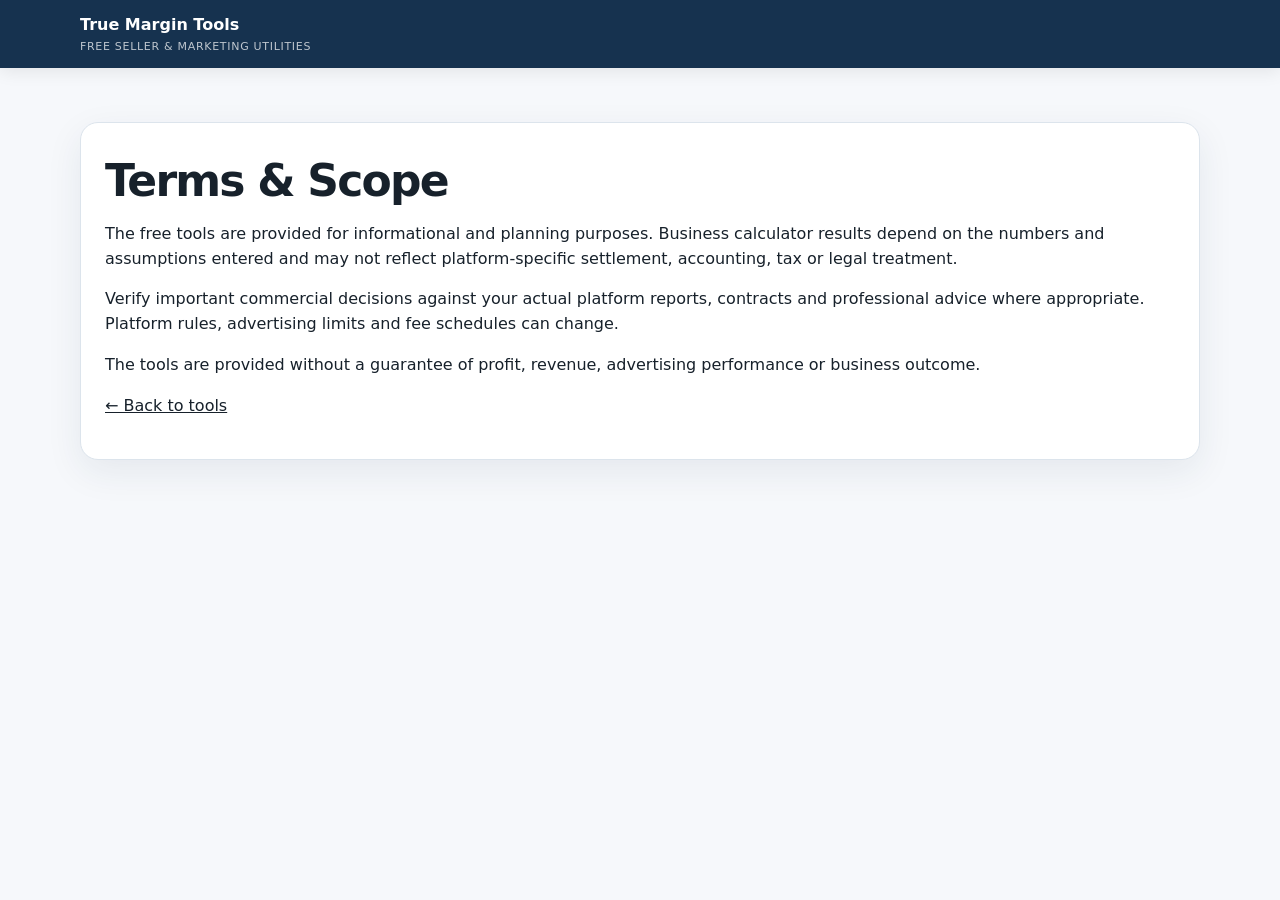
<file: terms.html>
<!doctype html><html lang="en"><head><meta charset="utf-8"><meta name="viewport" content="width=device-width,initial-scale=1"><title>Terms & Scope | True Margin Tools</title><meta name="robots" content="index,follow"><link rel="canonical" href="https://qq898083968-debug.github.io/true-margin-tools/terms.html"><link rel="stylesheet" href="assets/style.css"></head><body>
<header><div class="wrap"><nav><a class="brand" href="index.html">True Margin Tools<small>FREE SELLER & MARKETING UTILITIES</small></a></nav></div></header>
<main class="section"><div class="wrap"><div class="panel"><h1 style="font-size:44px">Terms & Scope</h1><p>The free tools are provided for informational and planning purposes. Business calculator results depend on the numbers and assumptions entered and may not reflect platform-specific settlement, accounting, tax or legal treatment.</p>
<p>Verify important commercial decisions against your actual platform reports, contracts and professional advice where appropriate. Platform rules, advertising limits and fee schedules can change.</p>
<p>The tools are provided without a guarantee of profit, revenue, advertising performance or business outcome.</p><p><a href="index.html">← Back to tools</a></p></div></div></main></body></html>
</file>
<file: assets/style.css>
:root{--navy:#16324f;--blue:#2f6ea5;--ink:#17212b;--muted:#637282;--bg:#f6f8fb;--card:#fff;--line:#dce4ec;--soft:#eaf2f8;--green:#2f7650;--greenbg:#e7f5ec;--yellow:#fff6cf;--red:#a74242;--shadow:0 12px 36px rgba(20,50,80,.08)}
*{box-sizing:border-box}html{scroll-behavior:smooth}body{margin:0;font-family:Inter,system-ui,-apple-system,"Segoe UI",sans-serif;background:var(--bg);color:var(--ink);line-height:1.55}a{color:inherit}.wrap{width:min(1120px,calc(100% - 32px));margin:auto}
header{background:var(--navy);color:#fff;position:sticky;top:0;z-index:20;box-shadow:0 4px 16px rgba(0,0,0,.08)}nav{height:68px;display:flex;align-items:center;justify-content:space-between;gap:18px}.brand{text-decoration:none;font-weight:850}.brand small{display:block;font-weight:500;font-size:11px;opacity:.72;letter-spacing:.7px}.navlinks{display:flex;gap:20px;align-items:center;font-size:14px}.navlinks a{text-decoration:none;opacity:.9}
.hero{padding:72px 0 42px;background:linear-gradient(180deg,#eef5fb 0%,var(--bg) 100%)}.eyebrow{font-size:13px;font-weight:850;letter-spacing:1.5px;color:var(--blue);text-transform:uppercase}h1{font-size:clamp(38px,6vw,68px);line-height:1.02;margin:12px 0 18px;letter-spacing:-1.8px}h2{font-size:clamp(28px,4vw,42px);line-height:1.15;margin:0 0 16px}h3{font-size:20px;margin:0 0 8px}.lead{font-size:20px;max-width:820px;color:var(--muted)}
.badges,.btnrow{display:flex;flex-wrap:wrap;gap:10px;margin:24px 0}.badge{background:#fff;border:1px solid var(--line);border-radius:999px;padding:9px 13px;font-size:13px;font-weight:750}.btn{display:inline-flex;align-items:center;justify-content:center;border-radius:11px;padding:12px 17px;border:1px solid var(--line);background:#fff;text-decoration:none;font-weight:780;cursor:pointer}.btn.primary{background:var(--navy);border-color:var(--navy);color:#fff}.btn.blue{background:var(--blue);border-color:var(--blue);color:#fff}
.section{padding:54px 0}.section.alt{background:#fff}.grid{display:grid;grid-template-columns:repeat(3,1fr);gap:18px}.card{background:var(--card);border:1px solid var(--line);border-radius:18px;padding:22px;box-shadow:var(--shadow);text-decoration:none;display:block;transition:.18s}.card:hover{transform:translateY(-3px);border-color:#b7c9d8}.card .icon{width:42px;height:42px;border-radius:12px;display:grid;place-items:center;background:var(--soft);font-size:21px;margin-bottom:16px}.card p{color:var(--muted);margin:8px 0 0;font-size:14px}
.tool-hero{padding:48px 0 28px}.tool-layout{display:grid;grid-template-columns:minmax(0,1.5fr) minmax(280px,.8fr);gap:24px;align-items:start}.panel{background:#fff;border:1px solid var(--line);border-radius:18px;padding:24px;box-shadow:var(--shadow)}.panel+.panel{margin-top:18px}label{display:block;font-size:13px;font-weight:800;margin-bottom:7px}.field{margin-bottom:16px}input,select,textarea{width:100%;border:1px solid #cfd9e3;background:#fff;border-radius:10px;padding:11px 12px;font:inherit;color:var(--ink)}input:focus,select:focus,textarea:focus{outline:3px solid rgba(47,110,165,.14);border-color:var(--blue)}.helper{font-size:12px;color:var(--muted);margin-top:5px}
.result{background:var(--greenbg);border:1px solid #bdddc9;border-radius:14px;padding:16px;margin-top:14px}.result .big{font-size:36px;font-weight:850;color:var(--green);line-height:1.1}.result .sub{font-size:13px;color:#456254;margin-top:6px}.result.neutral{background:var(--soft);border-color:#ccddeb}.result.neutral .big{color:var(--navy)}.metric-grid{display:grid;grid-template-columns:repeat(2,1fr);gap:10px;margin-top:14px}.metric{background:#f8fafc;border:1px solid var(--line);border-radius:12px;padding:12px}.metric b{display:block;font-size:20px}.metric span{font-size:12px;color:var(--muted)}
.formula{font-family:ui-monospace,SFMono-Regular,Menlo,monospace;font-size:13px;background:#f5f7fa;border-radius:10px;padding:13px;overflow:auto}.cta{background:var(--navy);color:#fff;border-radius:18px;padding:24px}.cta p{color:#d8e5ef}.cta .btn{border-color:#fff}.small{font-size:13px;color:var(--muted)}.notice{padding:13px 15px;border:1px solid #eadb99;background:var(--yellow);border-radius:12px;font-size:13px}.dropzone{border:2px dashed #b9c8d6;border-radius:14px;padding:24px;text-align:center;background:#fafcfe}.preview{max-width:100%;border:1px solid var(--line);border-radius:12px;margin-top:14px}
.footer{padding:36px 0 48px;color:var(--muted);font-size:13px}.footer .cols{display:grid;grid-template-columns:2fr 1fr 1fr;gap:30px}.tool-list{display:grid;grid-template-columns:1fr 1fr;gap:8px}.tool-list a{font-size:13px;text-decoration:none;color:var(--muted)}table{border-collapse:collapse;width:100%;font-size:13px}th,td{text-align:left;border-bottom:1px solid var(--line);padding:9px 8px}
@media(max-width:850px){.grid{grid-template-columns:1fr 1fr}.tool-layout{grid-template-columns:1fr}.navlinks{display:none}.footer .cols{grid-template-columns:1fr}}@media(max-width:560px){.grid{grid-template-columns:1fr}.metric-grid{grid-template-columns:1fr}.hero{padding-top:46px}.wrap{width:min(100% - 22px,1120px)}}
</file>
